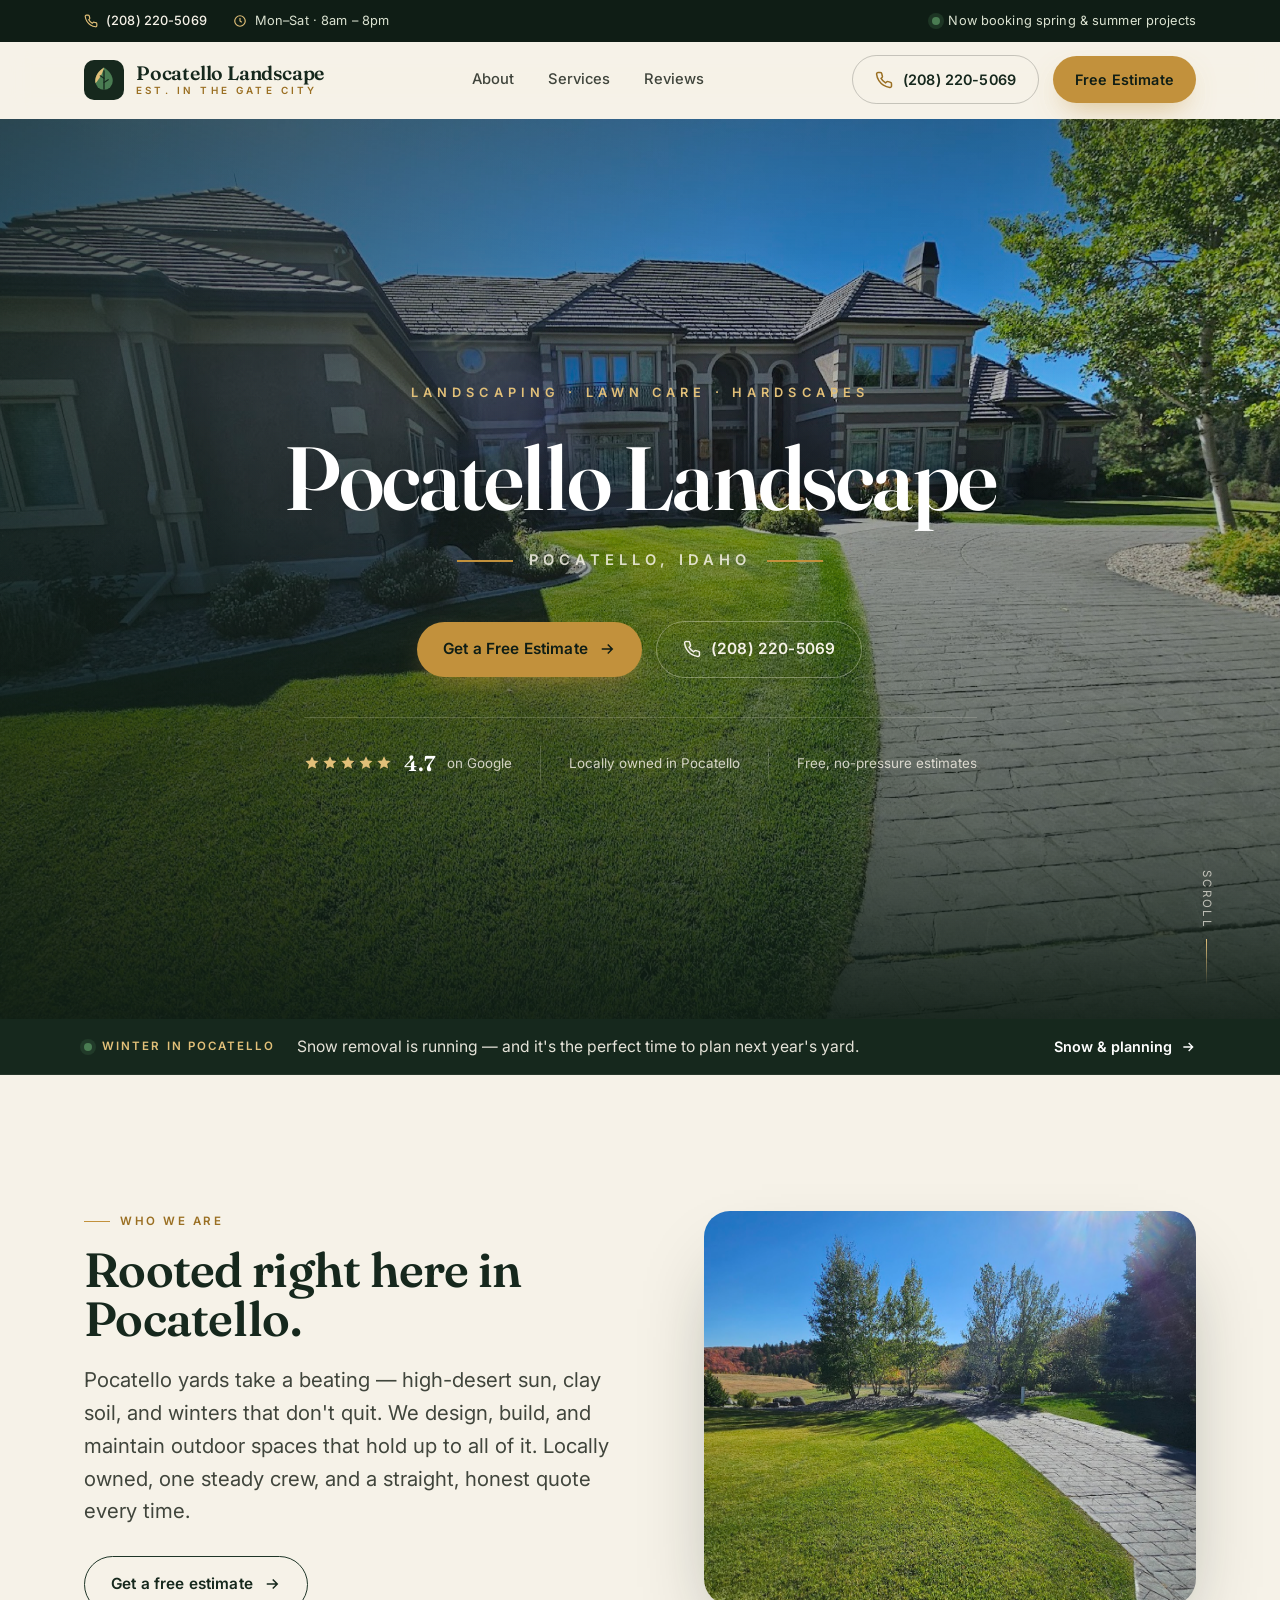
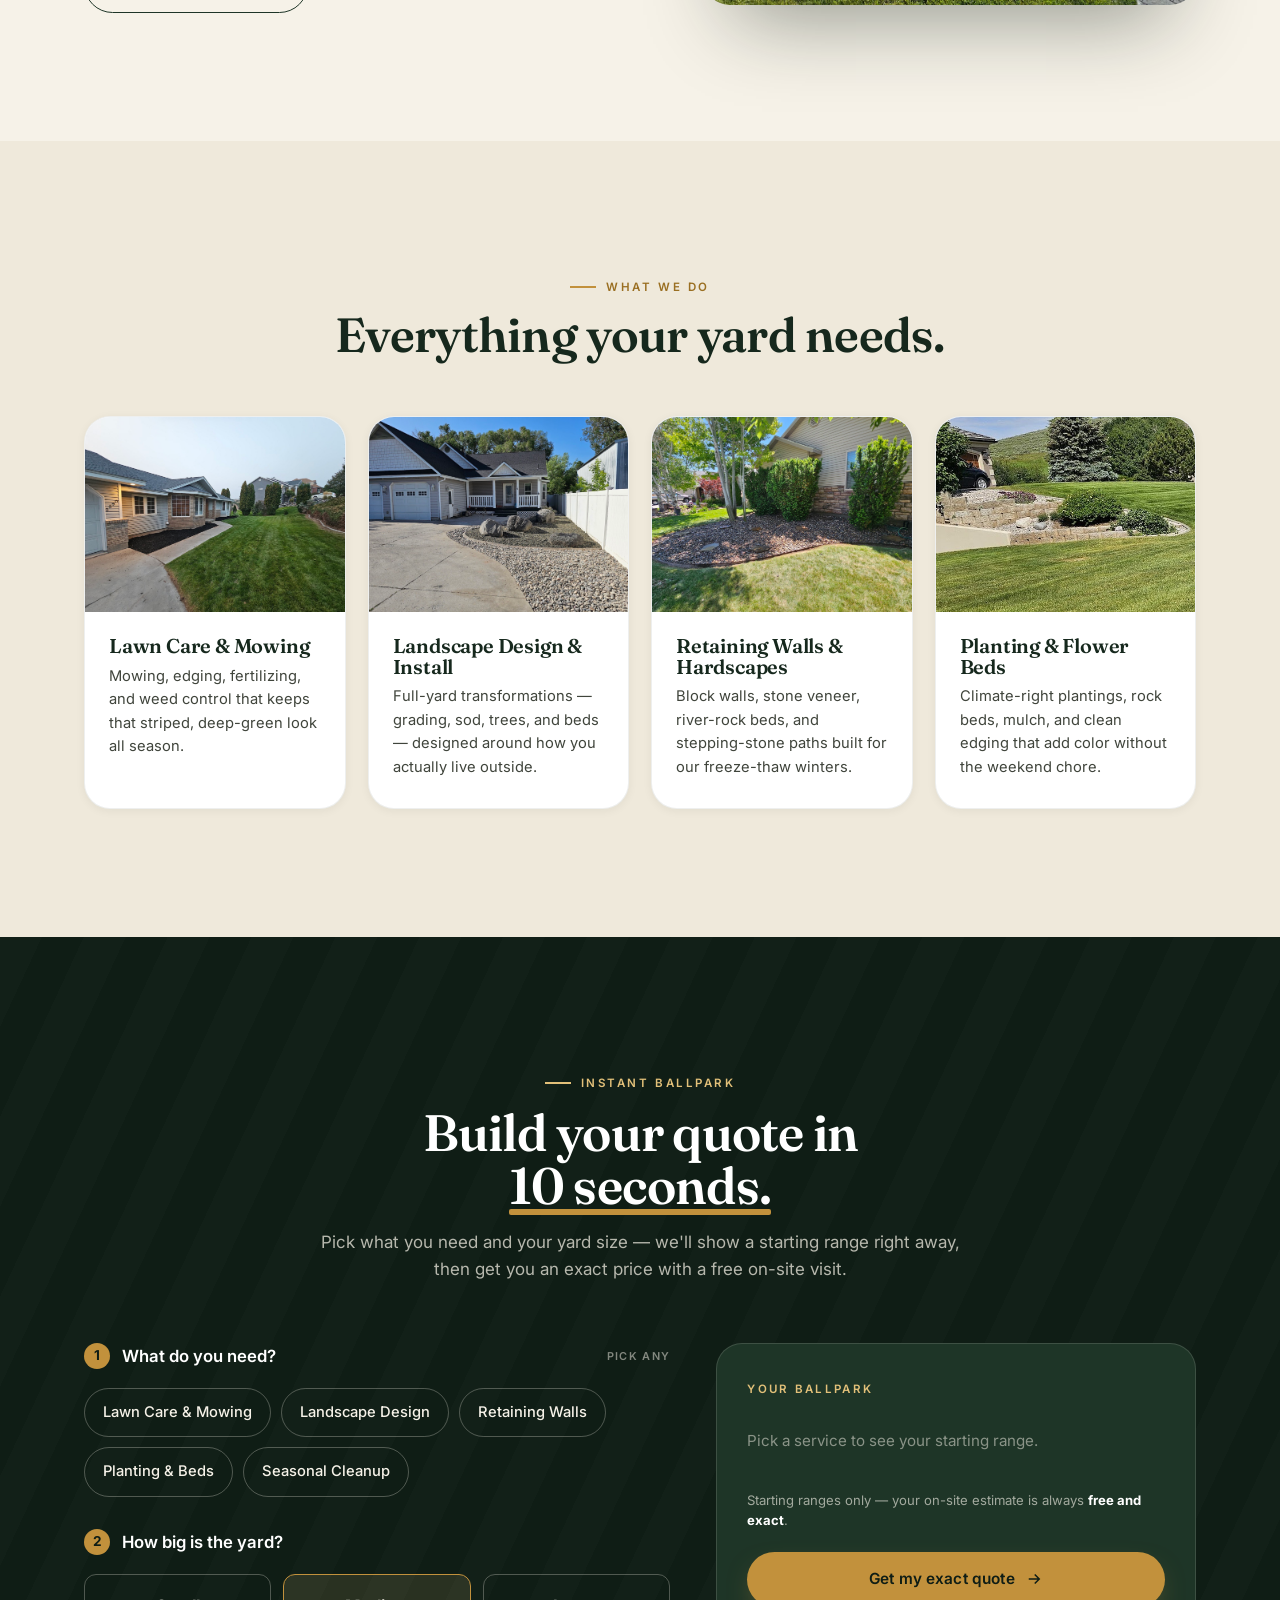
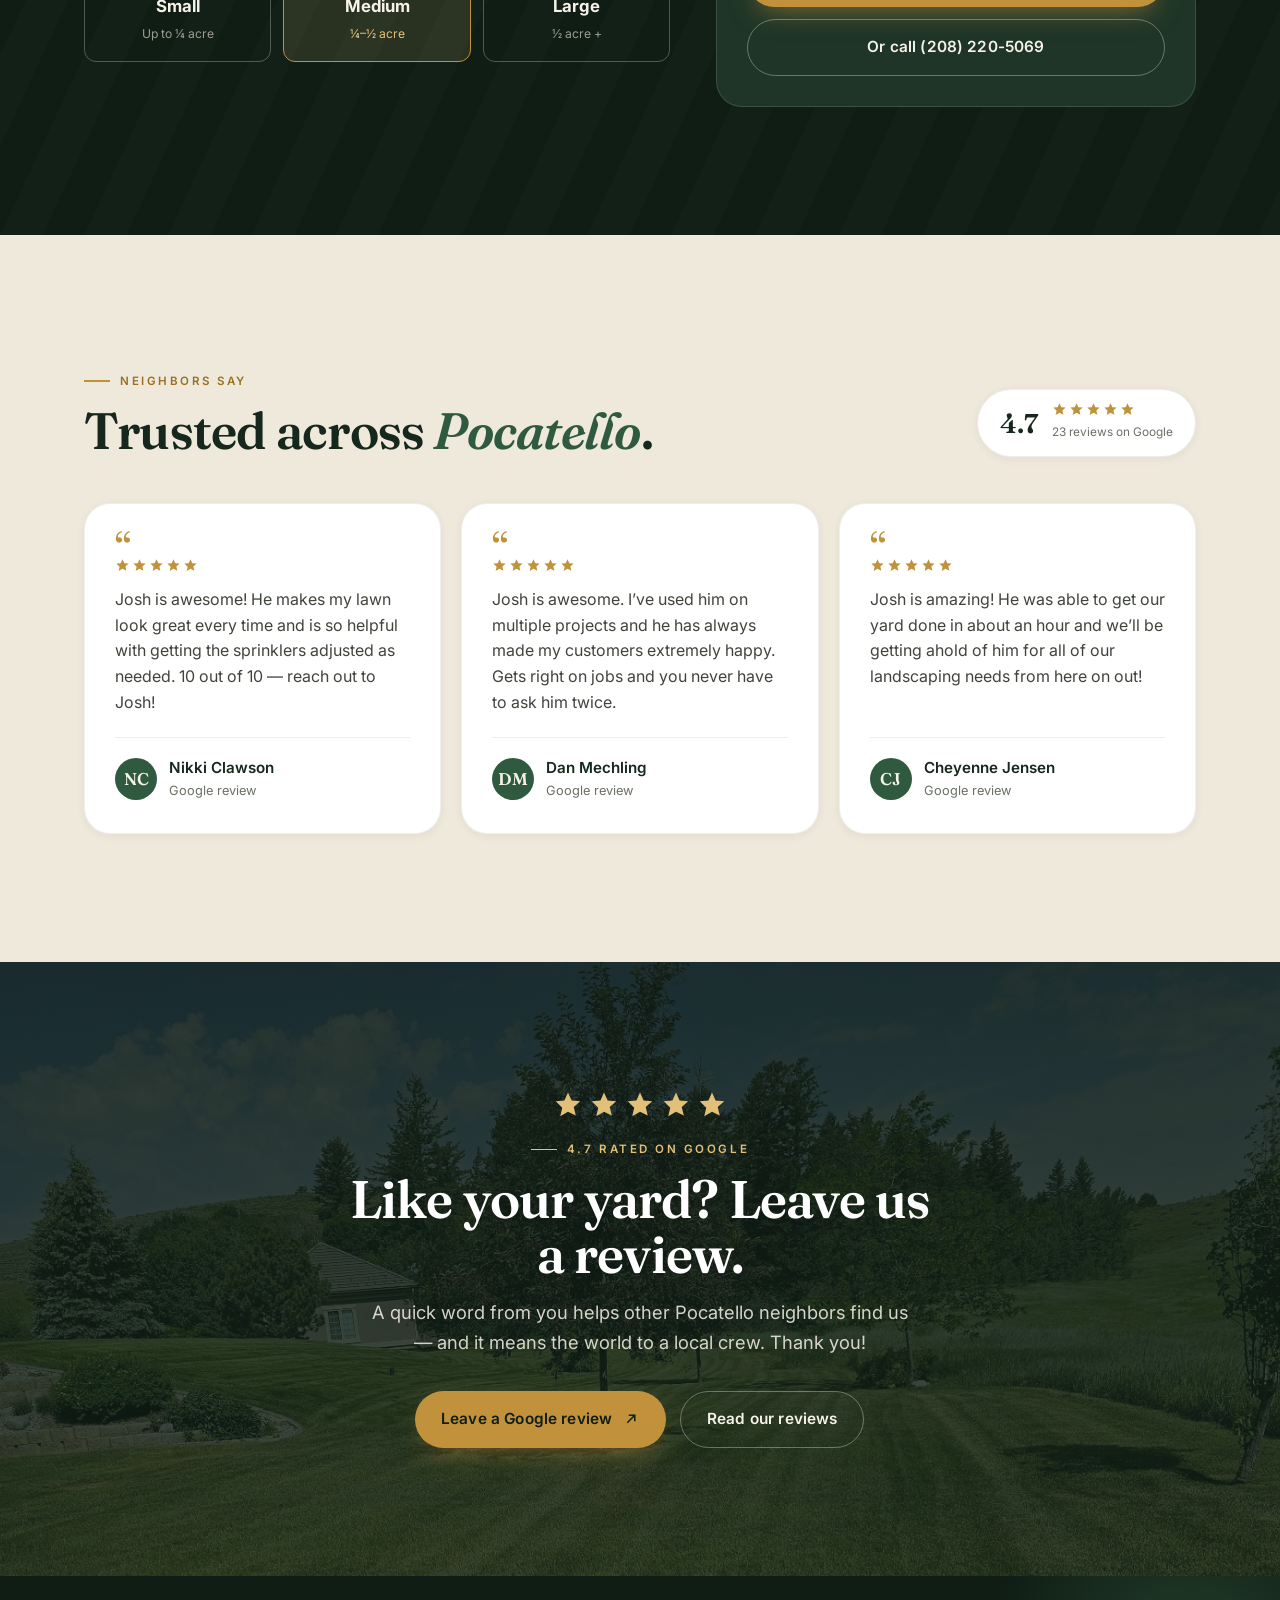
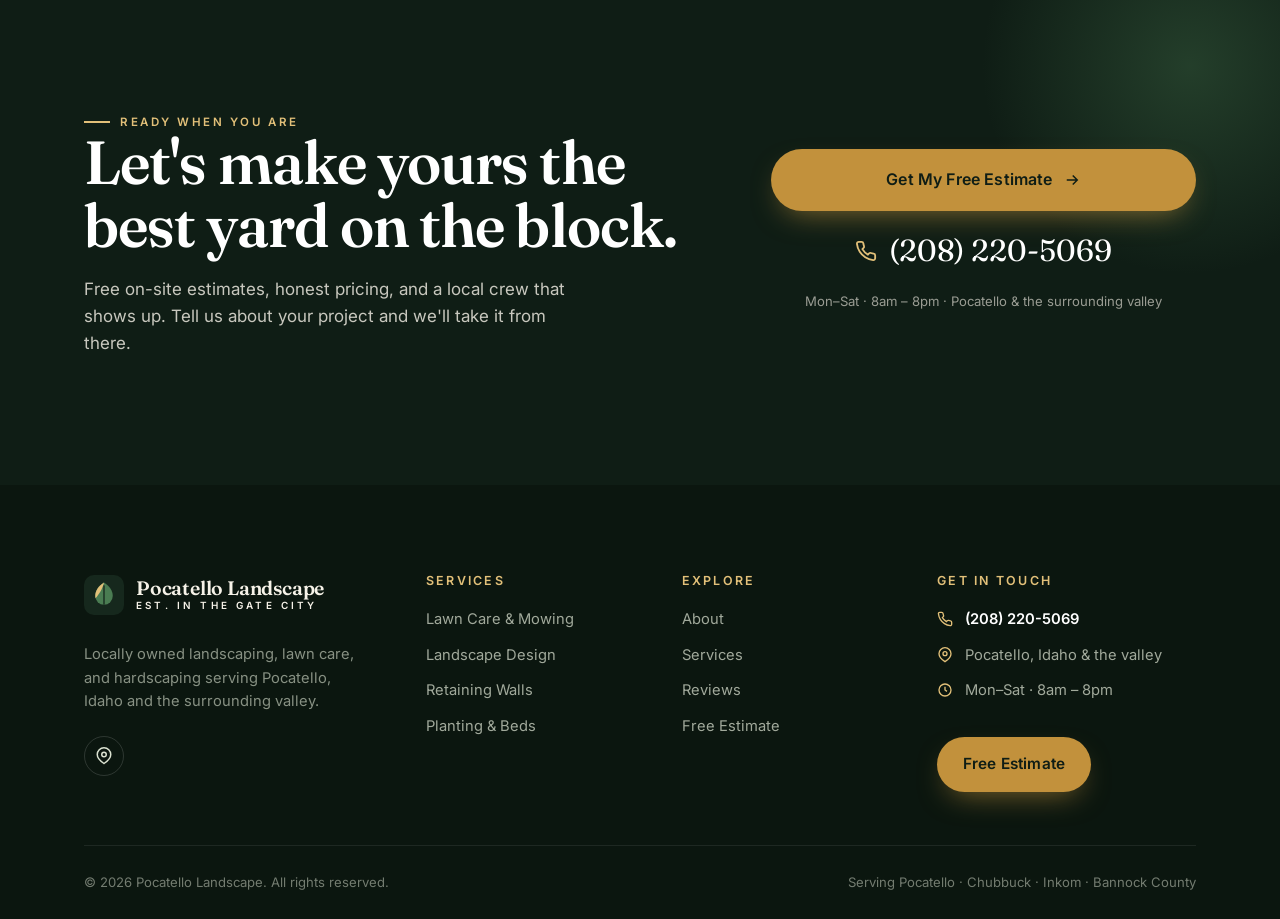
<file: index.html>
<!DOCTYPE html>
<html lang="en">
<head>
<meta charset="UTF-8">
<meta name="viewport" content="width=device-width, initial-scale=1.0">
<title>Pocatello Landscape — Landscaping, Lawn Care &amp; Hardscapes in Pocatello, ID</title>
<meta name="description" content="Locally owned landscaping in Pocatello, Idaho. Lawn care, landscape design &amp; install, retaining walls, and flower beds. Rated 4.7★ on Google. Free on-site estimates — call (208) 220-5069.">
<link rel="canonical" href="https://gcwebdesigner1-sudo.github.io/pocatello-landscape/">
<meta name="theme-color" content="#16281d">
<meta property="og:type" content="website">
<meta property="og:site_name" content="Pocatello Landscape">
<meta property="og:title" content="Pocatello Landscape — Landscaping &amp; Lawn Care in Pocatello, ID">
<meta property="og:description" content="Striped, healthy lawns, retaining walls, and full landscape design in Pocatello, Idaho. Rated 4.7★ on Google. Free on-site estimates.">
<meta property="og:image" content="https://gcwebdesigner1-sudo.github.io/pocatello-landscape/assets/hero-lawn.jpg">
<meta property="og:url" content="https://gcwebdesigner1-sudo.github.io/pocatello-landscape/">
<meta name="twitter:card" content="summary_large_image">
<meta name="twitter:title" content="Pocatello Landscape — Landscaping &amp; Lawn Care in Pocatello, ID">
<meta name="twitter:description" content="Striped, healthy lawns, retaining walls, and full landscape design in Pocatello, Idaho. Rated 4.7★ on Google.">
<meta name="twitter:image" content="https://gcwebdesigner1-sudo.github.io/pocatello-landscape/assets/hero-lawn.jpg">
<link rel="preconnect" href="https://fonts.googleapis.com">
<link rel="preconnect" href="https://fonts.gstatic.com" crossorigin>
<link href="https://fonts.googleapis.com/css2?family=Fraunces:opsz,wght@9..144,400;9..144,500;9..144,600;9..144,700;9..144,900&family=Inter:wght@400;500;600;700&display=swap" rel="stylesheet">
<link rel="stylesheet" href="styles.css">
<link rel="icon" href="data:image/svg+xml,%3Csvg xmlns='http://www.w3.org/2000/svg' viewBox='0 0 32 32'%3E%3Crect width='32' height='32' rx='7' fill='%230f1d15'/%3E%3Cpath d='M16 6c-5 3-7 7-7 11a7 7 0 0 0 14 0c0-4-2-8-7-11z' fill='%23c2913c'/%3E%3Cpath d='M16 9v14' stroke='%230f1d15' stroke-width='1.4'/%3E%3C/svg%3E">
<script type="application/ld+json">
{
  "@context": "https://schema.org",
  "@type": "LandscapingBusiness",
  "name": "Pocatello Landscape",
  "image": "https://gcwebdesigner1-sudo.github.io/pocatello-landscape/assets/hero-lawn.jpg",
  "url": "https://gcwebdesigner1-sudo.github.io/pocatello-landscape/",
  "telephone": "+1-208-220-5069",
  "priceRange": "$$",
  "aggregateRating": {
    "@type": "AggregateRating",
    "ratingValue": "4.7",
    "reviewCount": "23"
  },
  "areaServed": ["Pocatello, ID", "Chubbuck, ID", "Inkom, ID", "Bannock County, ID"],
  "address": {
    "@type": "PostalAddress",
    "addressLocality": "Pocatello",
    "addressRegion": "ID",
    "addressCountry": "US"
  },
  "openingHoursSpecification": [{
    "@type": "OpeningHoursSpecification",
    "dayOfWeek": ["Monday", "Tuesday", "Wednesday", "Thursday", "Friday", "Saturday"],
    "opens": "08:00",
    "closes": "20:00"
  }],
  "makesOffer": [
    { "@type": "Offer", "itemOffered": { "@type": "Service", "name": "Lawn Care & Mowing" } },
    { "@type": "Offer", "itemOffered": { "@type": "Service", "name": "Landscape Design & Installation" } },
    { "@type": "Offer", "itemOffered": { "@type": "Service", "name": "Retaining Walls & Hardscapes" } },
    { "@type": "Offer", "itemOffered": { "@type": "Service", "name": "Planting & Flower Beds" } }
  ]
}
</script>
</head>
<body>
<a href="#main" class="skip-link">Skip to content</a>

<!-- ============ MOBILE MENU ============ -->
<div class="menu-overlay" data-close-menu></div>
<nav class="mobile-menu" aria-label="Mobile">
  <a href="#about" data-close-menu>About</a>
  <a href="#services" data-close-menu>Services</a>
  <a href="#reviews" data-close-menu>Reviews</a>
  <div class="mm-foot">
    <a href="estimates.html" class="btn btn-primary">Get a Free Estimate</a>
    <a href="tel:+12082205069" class="btn btn-ghost">Call (208) 220-5069</a>
  </div>
</nav>

<!-- ============ TOP STRIP ============ -->
<div class="topbar">
  <div class="wrap">
    <div class="tb-left">
      <span class="tb-item">
        <svg viewBox="0 0 24 24" fill="none" stroke="currentColor" stroke-width="2"><path d="M22 16.92v3a2 2 0 0 1-2.18 2 19.79 19.79 0 0 1-8.63-3.07 19.5 19.5 0 0 1-6-6 19.79 19.79 0 0 1-3.07-8.67A2 2 0 0 1 4.11 2h3a2 2 0 0 1 2 1.72c.13.96.36 1.9.7 2.81a2 2 0 0 1-.45 2.11L8.09 9.91a16 16 0 0 0 6 6l1.27-1.27a2 2 0 0 1 2.11-.45c.9.34 1.85.57 2.81.7A2 2 0 0 1 22 16.92z"/></svg>
        <a href="tel:+12082205069">(208) 220-5069</a>
      </span>
      <span class="tb-item hours">
        <svg viewBox="0 0 24 24" fill="none" stroke="currentColor" stroke-width="2"><circle cx="12" cy="12" r="9"/><path d="M12 7v5l3 2"/></svg>
        Mon–Sat · 8am – 8pm
      </span>
    </div>
    <div class="tb-right">
      <span class="dot-live"></span> Now booking spring &amp; summer projects
    </div>
  </div>
</div>

<!-- ============ HEADER ============ -->
<header class="site-header" id="header">
  <div class="wrap nav">
    <a href="index.html" class="brand" aria-label="Pocatello Landscape home">
      <svg class="mark" viewBox="0 0 48 48" fill="none" aria-hidden="true">
        <rect width="48" height="48" rx="12" fill="#16281d"/>
        <path d="M24 9c-7 4.5-10.5 10-10.5 16.2A10.5 10.5 0 0 0 34.5 25.2C34.5 19 31 13.5 24 9z" fill="#4a7c52"/>
        <path d="M24 9c-7 4.5-10.5 10-10.5 16.2 0 .9.1 1.8.3 2.6C19 22 22 17 24 9z" fill="#e2c079"/>
        <path d="M24 13v22" stroke="#16281d" stroke-width="1.6" stroke-linecap="round"/>
        <path d="M24 22l-4.5-3M24 27l5-3.4" stroke="#16281d" stroke-width="1.4" stroke-linecap="round"/>
      </svg>
      <span class="wordmark">
        <span class="wm-name">Pocatello Landscape</span>
        <span class="wm-sub">Est. in the Gate City</span>
      </span>
    </a>
    <nav class="nav-links" aria-label="Primary">
      <a href="#about" class="navlink">About</a>
      <a href="#services" class="navlink">Services</a>
      <a href="#reviews" class="navlink">Reviews</a>
    </nav>
    <div class="nav-cta">
      <a href="tel:+12082205069" class="btn btn-outline nav-call">
        <svg viewBox="0 0 24 24" fill="none" stroke="currentColor" stroke-width="2"><path d="M22 16.92v3a2 2 0 0 1-2.18 2 19.79 19.79 0 0 1-8.63-3.07 19.5 19.5 0 0 1-6-6 19.79 19.79 0 0 1-3.07-8.67A2 2 0 0 1 4.11 2h3a2 2 0 0 1 2 1.72c.13.96.36 1.9.7 2.81a2 2 0 0 1-.45 2.11L8.09 9.91a16 16 0 0 0 6 6l1.27-1.27a2 2 0 0 1 2.11-.45c.9.34 1.85.57 2.81.7A2 2 0 0 1 22 16.92z"/></svg>
        (208) 220-5069
      </a>
      <a href="estimates.html" class="btn btn-primary">Free Estimate</a>
    </div>
    <button class="burger" aria-label="Open menu" data-toggle-menu><span></span></button>
  </div>
</header>

<!-- ============ HERO ============ -->
<section class="hero hero-center" id="main">
  <div class="hero-media" data-parallax>
    <img src="assets/hero-lawn.jpg" alt="Manicured striped lawn and flower beds framing a Pocatello home with a stamped-concrete driveway" fetchpriority="high">
  </div>
  <div class="wrap hero-inner">
    <span class="hero-kicker reveal">Landscaping · Lawn Care · Hardscapes</span>
    <h1 class="hero-name reveal d1">Pocatello Landscape</h1>
    <div class="hero-place reveal d2"><span class="ln"></span>Pocatello, Idaho<span class="ln"></span></div>
    <div class="hero-actions reveal d3">
      <a href="estimates.html" class="btn btn-primary">
        Get a Free Estimate
        <svg viewBox="0 0 24 24" fill="none" stroke="currentColor" stroke-width="2"><path d="M5 12h14M13 6l6 6-6 6"/></svg>
      </a>
      <a href="tel:+12082205069" class="btn btn-ghost">
        <svg viewBox="0 0 24 24" fill="none" stroke="currentColor" stroke-width="2"><path d="M22 16.92v3a2 2 0 0 1-2.18 2 19.79 19.79 0 0 1-8.63-3.07 19.5 19.5 0 0 1-6-6 19.79 19.79 0 0 1-3.07-8.67A2 2 0 0 1 4.11 2h3a2 2 0 0 1 2 1.72c.13.96.36 1.9.7 2.81a2 2 0 0 1-.45 2.11L8.09 9.91a16 16 0 0 0 6 6l1.27-1.27a2 2 0 0 1 2.11-.45c.9.34 1.85.57 2.81.7A2 2 0 0 1 22 16.92z"/></svg>
        (208) 220-5069
      </a>
    </div>
    <div class="hero-trust reveal d4">
      <div class="trust-item">
        <div class="stars" aria-hidden="true">
          <svg viewBox="0 0 24 24" fill="currentColor"><path d="M12 2l2.9 6.3 6.9.6-5.2 4.6 1.6 6.8L12 17.3 5.8 20.9l1.6-6.8L2.2 8.9l6.9-.6z"/></svg>
          <svg viewBox="0 0 24 24" fill="currentColor"><path d="M12 2l2.9 6.3 6.9.6-5.2 4.6 1.6 6.8L12 17.3 5.8 20.9l1.6-6.8L2.2 8.9l6.9-.6z"/></svg>
          <svg viewBox="0 0 24 24" fill="currentColor"><path d="M12 2l2.9 6.3 6.9.6-5.2 4.6 1.6 6.8L12 17.3 5.8 20.9l1.6-6.8L2.2 8.9l6.9-.6z"/></svg>
          <svg viewBox="0 0 24 24" fill="currentColor"><path d="M12 2l2.9 6.3 6.9.6-5.2 4.6 1.6 6.8L12 17.3 5.8 20.9l1.6-6.8L2.2 8.9l6.9-.6z"/></svg>
          <svg viewBox="0 0 24 24" fill="currentColor"><path d="M12 2l2.9 6.3 6.9.6-5.2 4.6 1.6 6.8L12 17.3 5.8 20.9l1.6-6.8L2.2 8.9l6.9-.6z"/></svg>
        </div>
        <span class="t-num">4.7</span>
        <span class="t-label">on Google</span>
      </div>
      <span class="trust-sep"></span>
      <div class="trust-item"><span class="t-label">Locally owned in Pocatello</span></div>
      <span class="trust-sep"></span>
      <div class="trust-item"><span class="t-label">Free, no-pressure estimates</span></div>
    </div>
  </div>
  <div class="scroll-cue">Scroll<span class="line"></span></div>
</section>

<!-- ============ SEASONAL BAR (live, date-driven) ============ -->
<div class="season" id="season">
  <div class="wrap season-row">
    <span class="season-badge">
      <span class="season-dot"></span>
      <span id="season-tag">Right now in Pocatello</span>
    </span>
    <span class="season-msg" id="season-msg">Peak mowing &amp; irrigation season — let's keep your yard green through the heat.</span>
    <a href="estimates.html" class="season-cta" id="season-cta">Book this season
      <svg viewBox="0 0 24 24" fill="none" stroke="currentColor" stroke-width="2"><path d="M5 12h14M13 6l6 6-6 6"/></svg>
    </a>
  </div>
</div>

<!-- ============ ABOUT (small) ============ -->
<section class="section about" id="about">
  <div class="wrap about-grid">
    <div class="about-text reveal">
      <span class="eyebrow">Who we are</span>
      <h2>Rooted right here in Pocatello.</h2>
      <p class="lead">Pocatello yards take a beating — high-desert sun, clay soil, and winters that don't quit. We design, build, and maintain outdoor spaces that hold up to all of it. Locally owned, one steady crew, and a straight, honest quote every time.</p>
      <a href="estimates.html" class="btn btn-outline">Get a free estimate<svg viewBox="0 0 24 24" fill="none" stroke="currentColor" stroke-width="2"><path d="M5 12h14M13 6l6 6-6 6"/></svg></a>
    </div>
    <div class="about-media reveal d1">
      <img src="assets/feature-tree.jpg" alt="Lush green lawn beside a stamped-concrete walkway with autumn trees and the Pocatello foothills behind">
    </div>
  </div>
</section>

<!-- ============ SERVICES (image cards) ============ -->
<section class="section services-img" id="services">
  <div class="wrap">
    <div class="svc2-head reveal">
      <span class="eyebrow">What we do</span>
      <h2>Everything your yard needs.</h2>
    </div>
    <div class="svc2-grid">
      <article class="svc2 reveal">
        <div class="svc2-img"><img src="assets/svc-lawn.jpg" alt="Freshly mowed lawn with clean, deep-green mowing stripes" loading="lazy"></div>
        <div class="svc2-body">
          <h3>Lawn Care &amp; Mowing</h3>
          <p>Mowing, edging, fertilizing, and weed control that keeps that striped, deep-green look all season.</p>
        </div>
      </article>
      <article class="svc2 reveal d1">
        <div class="svc2-img"><img src="assets/svc-design.jpg" alt="Front-yard landscape design with boulders, a river-rock bed and clean edging along a Pocatello home" loading="lazy"></div>
        <div class="svc2-body">
          <h3>Landscape Design &amp; Install</h3>
          <p>Full-yard transformations — grading, sod, trees, and beds — designed around how you actually live outside.</p>
        </div>
      </article>
      <article class="svc2 reveal d2">
        <div class="svc2-img"><img src="assets/svc-hardscape.jpg" alt="Stone-veneer wall with a river-rock bed, flagstone stepping stones and sculpted evergreens" loading="lazy"></div>
        <div class="svc2-body">
          <h3>Retaining Walls &amp; Hardscapes</h3>
          <p>Block walls, stone veneer, river-rock beds, and stepping-stone paths built for our freeze-thaw winters.</p>
        </div>
      </article>
      <article class="svc2 reveal d3">
        <div class="svc2-img"><img src="assets/svc-planting.jpg" alt="Planted retaining bed with purple blooms, a flowering shrub and rock mulch" loading="lazy"></div>
        <div class="svc2-body">
          <h3>Planting &amp; Flower Beds</h3>
          <p>Climate-right plantings, rock beds, mulch, and clean edging that add color without the weekend chore.</p>
        </div>
      </article>
    </div>
    <!-- NOTE for Jake: images are cropped from the client's own Google listing photo — swap for more real project photos when he sends them. -->
  </div>
</section>

<!-- ============ INSTANT ESTIMATOR ============ -->
<section class="section estimator" id="estimate">
  <div class="wrap">
    <div class="est2-head reveal">
      <span class="eyebrow on-dark">Instant ballpark</span>
      <h2>Build your quote in <span class="u-line">10 seconds.</span></h2>
      <p>Pick what you need and your yard size — we'll show a starting range right away, then get you an exact price with a free on-site visit.</p>
    </div>
    <div class="est2-grid">
      <div class="est2-controls reveal d1">
        <div class="est2-step">
          <div class="est2-label"><span class="est2-num">1</span> What do you need? <em class="est2-hint">pick any</em></div>
          <div class="est2-chips" id="svc-chips">
            <button type="button" class="est2-chip" data-svc="lawn" data-name="Lawn Care &amp; Mowing" data-base="45" data-unit="/ visit">Lawn Care &amp; Mowing</button>
            <button type="button" class="est2-chip" data-svc="design" data-name="Landscape Design &amp; Install" data-base="2500" data-unit="">Landscape Design</button>
            <button type="button" class="est2-chip" data-svc="wall" data-name="Retaining Walls &amp; Hardscapes" data-base="3500" data-unit="">Retaining Walls</button>
            <button type="button" class="est2-chip" data-svc="beds" data-name="Planting &amp; Flower Beds" data-base="600" data-unit="">Planting &amp; Beds</button>
            <button type="button" class="est2-chip" data-svc="cleanup" data-name="Seasonal Cleanup" data-base="175" data-unit="">Seasonal Cleanup</button>
          </div>
        </div>
        <div class="est2-step">
          <div class="est2-label"><span class="est2-num">2</span> How big is the yard?</div>
          <div class="est2-tiles" id="size-tiles">
            <button type="button" class="est2-tile" data-size="small" data-mult="0.7"><strong>Small</strong><span>Up to ¼ acre</span></button>
            <button type="button" class="est2-tile is-active" data-size="medium" data-mult="1"><strong>Medium</strong><span>¼–½ acre</span></button>
            <button type="button" class="est2-tile" data-size="large" data-mult="1.5"><strong>Large</strong><span>½ acre +</span></button>
          </div>
        </div>
      </div>

      <aside class="est2-result reveal d2" aria-live="polite">
        <div class="est2-result-top">
          <span class="est2-result-label">Your ballpark</span>
          <div class="est2-list" id="est-list">
            <div class="est2-empty">Pick a service to see your starting range.</div>
          </div>
        </div>
        <div class="est2-note">Starting ranges only — your on-site estimate is always <strong>free and exact</strong>.</div>
        <div class="est2-actions">
          <a class="btn btn-primary" id="est-cta" href="estimates.html">Get my exact quote
            <svg viewBox="0 0 24 24" fill="none" stroke="currentColor" stroke-width="2"><path d="M5 12h14M13 6l6 6-6 6"/></svg>
          </a>
          <a class="btn btn-ghost" href="tel:+12082205069">Or call (208) 220-5069</a>
        </div>
      </aside>
    </div>
    <!-- NOTE for Jake: starting prices live in data-base on each chip in this section.
         They're conservative placeholders — set them to the owner's real numbers before launch. -->
  </div>
</section>

<!-- ============ TESTIMONIALS (real Google reviews) ============ -->
<section class="section reviews" id="reviews">
  <div class="wrap">
    <div class="rev-head reveal">
      <div>
        <span class="eyebrow">Neighbors say</span>
        <h2>Trusted across <em>Pocatello</em>.</h2>
      </div>
      <a class="google-badge" href="https://www.google.com/maps?cid=7818841899194294283" target="_blank" rel="noopener" aria-label="4.7 stars from 23 Google reviews">
        <span class="g-score">4.7</span>
        <span>
          <span class="g-stars">
            <svg viewBox="0 0 24 24" fill="currentColor"><path d="M12 2l2.9 6.3 6.9.6-5.2 4.6 1.6 6.8L12 17.3 5.8 20.9l1.6-6.8L2.2 8.9l6.9-.6z"/></svg>
            <svg viewBox="0 0 24 24" fill="currentColor"><path d="M12 2l2.9 6.3 6.9.6-5.2 4.6 1.6 6.8L12 17.3 5.8 20.9l1.6-6.8L2.2 8.9l6.9-.6z"/></svg>
            <svg viewBox="0 0 24 24" fill="currentColor"><path d="M12 2l2.9 6.3 6.9.6-5.2 4.6 1.6 6.8L12 17.3 5.8 20.9l1.6-6.8L2.2 8.9l6.9-.6z"/></svg>
            <svg viewBox="0 0 24 24" fill="currentColor"><path d="M12 2l2.9 6.3 6.9.6-5.2 4.6 1.6 6.8L12 17.3 5.8 20.9l1.6-6.8L2.2 8.9l6.9-.6z"/></svg>
            <svg viewBox="0 0 24 24" fill="currentColor"><path d="M12 2l2.9 6.3 6.9.6-5.2 4.6 1.6 6.8L12 17.3 5.8 20.9l1.6-6.8L2.2 8.9l6.9-.6z"/></svg>
          </span>
          <span class="g-meta">23 reviews on Google</span>
        </span>
      </a>
    </div>
    <div class="rev-grid">
      <article class="rev-card reveal">
        <div class="q">&ldquo;</div>
        <div class="stars" aria-hidden="true">
          <svg viewBox="0 0 24 24" fill="currentColor"><path d="M12 2l2.9 6.3 6.9.6-5.2 4.6 1.6 6.8L12 17.3 5.8 20.9l1.6-6.8L2.2 8.9l6.9-.6z"/></svg>
          <svg viewBox="0 0 24 24" fill="currentColor"><path d="M12 2l2.9 6.3 6.9.6-5.2 4.6 1.6 6.8L12 17.3 5.8 20.9l1.6-6.8L2.2 8.9l6.9-.6z"/></svg>
          <svg viewBox="0 0 24 24" fill="currentColor"><path d="M12 2l2.9 6.3 6.9.6-5.2 4.6 1.6 6.8L12 17.3 5.8 20.9l1.6-6.8L2.2 8.9l6.9-.6z"/></svg>
          <svg viewBox="0 0 24 24" fill="currentColor"><path d="M12 2l2.9 6.3 6.9.6-5.2 4.6 1.6 6.8L12 17.3 5.8 20.9l1.6-6.8L2.2 8.9l6.9-.6z"/></svg>
          <svg viewBox="0 0 24 24" fill="currentColor"><path d="M12 2l2.9 6.3 6.9.6-5.2 4.6 1.6 6.8L12 17.3 5.8 20.9l1.6-6.8L2.2 8.9l6.9-.6z"/></svg>
        </div>
        <p>Josh is awesome! He makes my lawn look great every time and is so helpful with getting the sprinklers adjusted as needed. 10 out of 10 &mdash; reach out to Josh!</p>
        <div class="who">
          <div class="av">NC</div>
          <div><div class="nm">Nikki Clawson</div><div class="loc">Google review</div></div>
        </div>
      </article>
      <article class="rev-card reveal d1">
        <div class="q">&ldquo;</div>
        <div class="stars" aria-hidden="true">
          <svg viewBox="0 0 24 24" fill="currentColor"><path d="M12 2l2.9 6.3 6.9.6-5.2 4.6 1.6 6.8L12 17.3 5.8 20.9l1.6-6.8L2.2 8.9l6.9-.6z"/></svg>
          <svg viewBox="0 0 24 24" fill="currentColor"><path d="M12 2l2.9 6.3 6.9.6-5.2 4.6 1.6 6.8L12 17.3 5.8 20.9l1.6-6.8L2.2 8.9l6.9-.6z"/></svg>
          <svg viewBox="0 0 24 24" fill="currentColor"><path d="M12 2l2.9 6.3 6.9.6-5.2 4.6 1.6 6.8L12 17.3 5.8 20.9l1.6-6.8L2.2 8.9l6.9-.6z"/></svg>
          <svg viewBox="0 0 24 24" fill="currentColor"><path d="M12 2l2.9 6.3 6.9.6-5.2 4.6 1.6 6.8L12 17.3 5.8 20.9l1.6-6.8L2.2 8.9l6.9-.6z"/></svg>
          <svg viewBox="0 0 24 24" fill="currentColor"><path d="M12 2l2.9 6.3 6.9.6-5.2 4.6 1.6 6.8L12 17.3 5.8 20.9l1.6-6.8L2.2 8.9l6.9-.6z"/></svg>
        </div>
        <p>Josh is awesome. I&rsquo;ve used him on multiple projects and he has always made my customers extremely happy. Gets right on jobs and you never have to ask him twice.</p>
        <div class="who">
          <div class="av">DM</div>
          <div><div class="nm">Dan Mechling</div><div class="loc">Google review</div></div>
        </div>
      </article>
      <article class="rev-card reveal d2">
        <div class="q">&ldquo;</div>
        <div class="stars" aria-hidden="true">
          <svg viewBox="0 0 24 24" fill="currentColor"><path d="M12 2l2.9 6.3 6.9.6-5.2 4.6 1.6 6.8L12 17.3 5.8 20.9l1.6-6.8L2.2 8.9l6.9-.6z"/></svg>
          <svg viewBox="0 0 24 24" fill="currentColor"><path d="M12 2l2.9 6.3 6.9.6-5.2 4.6 1.6 6.8L12 17.3 5.8 20.9l1.6-6.8L2.2 8.9l6.9-.6z"/></svg>
          <svg viewBox="0 0 24 24" fill="currentColor"><path d="M12 2l2.9 6.3 6.9.6-5.2 4.6 1.6 6.8L12 17.3 5.8 20.9l1.6-6.8L2.2 8.9l6.9-.6z"/></svg>
          <svg viewBox="0 0 24 24" fill="currentColor"><path d="M12 2l2.9 6.3 6.9.6-5.2 4.6 1.6 6.8L12 17.3 5.8 20.9l1.6-6.8L2.2 8.9l6.9-.6z"/></svg>
          <svg viewBox="0 0 24 24" fill="currentColor"><path d="M12 2l2.9 6.3 6.9.6-5.2 4.6 1.6 6.8L12 17.3 5.8 20.9l1.6-6.8L2.2 8.9l6.9-.6z"/></svg>
        </div>
        <p>Josh is amazing! He was able to get our yard done in about an hour and we&rsquo;ll be getting ahold of him for all of our landscaping needs from here on out!</p>
        <div class="who">
          <div class="av">CJ</div>
          <div><div class="nm">Cheyenne Jensen</div><div class="loc">Google review</div></div>
        </div>
      </article>
    </div>
    <!-- NOTE for Jake: these are real, verbatim 5-star Google reviews from Pocatello Landscape's listing
         (Nikki Clawson, Dan Mechling, Cheyenne Jensen). Swap or add more anytime from the Google profile. -->
  </div>
</section>

<!-- ============ REVIEW CTA ============ -->
<section class="review-cta" id="leave-review">
  <div class="review-cta-media"><img src="assets/foothills.jpg" alt="Pocatello foothills behind a landscaped property"></div>
  <div class="wrap">
    <div class="stars big reveal" aria-label="4.7 out of 5 stars on Google">
      <svg viewBox="0 0 24 24" fill="currentColor"><path d="M12 2l2.9 6.3 6.9.6-5.2 4.6 1.6 6.8L12 17.3 5.8 20.9l1.6-6.8L2.2 8.9l6.9-.6z"/></svg>
      <svg viewBox="0 0 24 24" fill="currentColor"><path d="M12 2l2.9 6.3 6.9.6-5.2 4.6 1.6 6.8L12 17.3 5.8 20.9l1.6-6.8L2.2 8.9l6.9-.6z"/></svg>
      <svg viewBox="0 0 24 24" fill="currentColor"><path d="M12 2l2.9 6.3 6.9.6-5.2 4.6 1.6 6.8L12 17.3 5.8 20.9l1.6-6.8L2.2 8.9l6.9-.6z"/></svg>
      <svg viewBox="0 0 24 24" fill="currentColor"><path d="M12 2l2.9 6.3 6.9.6-5.2 4.6 1.6 6.8L12 17.3 5.8 20.9l1.6-6.8L2.2 8.9l6.9-.6z"/></svg>
      <svg viewBox="0 0 24 24" fill="currentColor"><path d="M12 2l2.9 6.3 6.9.6-5.2 4.6 1.6 6.8L12 17.3 5.8 20.9l1.6-6.8L2.2 8.9l6.9-.6z"/></svg>
    </div>
    <span class="eyebrow on-dark reveal d1" style="justify-content:center;display:flex;">4.7 rated on Google</span>
    <h2 class="reveal d1">Like your yard? Leave us a review.</h2>
    <p class="reveal d2">A quick word from you helps other Pocatello neighbors find us — and it means the world to a local crew. Thank you!</p>
    <div class="review-cta-actions reveal d2">
      <a href="https://www.google.com/maps?cid=7818841899194294283" target="_blank" rel="noopener" class="btn btn-primary">
        Leave a Google review
        <svg viewBox="0 0 24 24" fill="none" stroke="currentColor" stroke-width="2"><path d="M7 17 17 7M9 7h8v8"/></svg>
      </a>
      <a href="https://www.google.com/maps?cid=7818841899194294283" target="_blank" rel="noopener" class="btn btn-ghost">Read our reviews</a>
    </div>
  </div>
</section>

<!-- ============ CTA ============ -->
<section class="section cta">
  <div class="wrap">
    <div class="cta-text reveal">
      <span class="eyebrow on-dark">Ready when you are</span>
      <h2>Let's make yours the best yard on the block.</h2>
      <p>Free on-site estimates, honest pricing, and a local crew that shows up. Tell us about your project and we'll take it from there.</p>
    </div>
    <div class="cta-actions reveal d1">
      <a href="estimates.html" class="btn btn-primary">Get My Free Estimate<svg viewBox="0 0 24 24" fill="none" stroke="currentColor" stroke-width="2"><path d="M5 12h14M13 6l6 6-6 6"/></svg></a>
      <a href="tel:+12082205069" class="call-big">
        <svg viewBox="0 0 24 24" fill="none" stroke="currentColor" stroke-width="2"><path d="M22 16.92v3a2 2 0 0 1-2.18 2 19.79 19.79 0 0 1-8.63-3.07 19.5 19.5 0 0 1-6-6 19.79 19.79 0 0 1-3.07-8.67A2 2 0 0 1 4.11 2h3a2 2 0 0 1 2 1.72c.13.96.36 1.9.7 2.81a2 2 0 0 1-.45 2.11L8.09 9.91a16 16 0 0 0 6 6l1.27-1.27a2 2 0 0 1 2.11-.45c.9.34 1.85.57 2.81.7A2 2 0 0 1 22 16.92z"/></svg>
        (208) 220-5069
      </a>
      <div class="sub">Mon–Sat · 8am – 8pm · Pocatello &amp; the surrounding valley</div>
    </div>
  </div>
</section>

<!-- ============ FOOTER ============ -->
<footer class="footer">
  <div class="wrap">
    <div class="footer-grid">
      <div>
        <a href="index.html" class="brand">
          <svg class="mark" viewBox="0 0 48 48" fill="none" aria-hidden="true">
            <rect width="48" height="48" rx="12" fill="#16281d"/>
            <path d="M24 9c-7 4.5-10.5 10-10.5 16.2A10.5 10.5 0 0 0 34.5 25.2C34.5 19 31 13.5 24 9z" fill="#4a7c52"/>
            <path d="M24 9c-7 4.5-10.5 10-10.5 16.2 0 .9.1 1.8.3 2.6C19 22 22 17 24 9z" fill="#e2c079"/>
            <path d="M24 13v22" stroke="#16281d" stroke-width="1.6" stroke-linecap="round"/>
          </svg>
          <span class="wordmark"><span class="wm-name">Pocatello Landscape</span><span class="wm-sub">Est. in the Gate City</span></span>
        </a>
        <p class="f-about">Locally owned landscaping, lawn care, and hardscaping serving Pocatello, Idaho and the surrounding valley.</p>
        <div class="f-social">
          <a href="https://www.google.com/maps?cid=7818841899194294283" target="_blank" rel="noopener" aria-label="Google Maps"><svg viewBox="0 0 24 24" fill="none" stroke="currentColor" stroke-width="2"><path d="M21 10c0 6-9 12-9 12s-9-6-9-12a9 9 0 0 1 18 0z"/><circle cx="12" cy="10" r="3"/></svg></a>
        </div>
      </div>
      <div>
        <h4>Services</h4>
        <ul>
          <li><a href="#services">Lawn Care &amp; Mowing</a></li>
          <li><a href="#services">Landscape Design</a></li>
          <li><a href="#services">Retaining Walls</a></li>
          <li><a href="#services">Planting &amp; Beds</a></li>
        </ul>
      </div>
      <div>
        <h4>Explore</h4>
        <ul>
          <li><a href="#about">About</a></li>
          <li><a href="#services">Services</a></li>
          <li><a href="#reviews">Reviews</a></li>
          <li><a href="estimates.html">Free Estimate</a></li>
        </ul>
      </div>
      <div>
        <h4>Get in touch</h4>
        <ul class="f-contact">
          <li><svg viewBox="0 0 24 24" fill="none" stroke="currentColor" stroke-width="2"><path d="M22 16.92v3a2 2 0 0 1-2.18 2 19.79 19.79 0 0 1-8.63-3.07 19.5 19.5 0 0 1-6-6 19.79 19.79 0 0 1-3.07-8.67A2 2 0 0 1 4.11 2h3a2 2 0 0 1 2 1.72c.13.96.36 1.9.7 2.81a2 2 0 0 1-.45 2.11L8.09 9.91a16 16 0 0 0 6 6l1.27-1.27a2 2 0 0 1 2.11-.45c.9.34 1.85.57 2.81.7A2 2 0 0 1 22 16.92z"/></svg><a href="tel:+12082205069" style="color:#fff;font-weight:600;">(208) 220-5069</a></li>
          <li><svg viewBox="0 0 24 24" fill="none" stroke="currentColor" stroke-width="2"><path d="M21 10c0 6-9 12-9 12s-9-6-9-12a9 9 0 0 1 18 0z"/><circle cx="12" cy="10" r="3"/></svg><span>Pocatello, Idaho &amp; the valley</span></li>
          <li><svg viewBox="0 0 24 24" fill="none" stroke="currentColor" stroke-width="2"><circle cx="12" cy="12" r="9"/><path d="M12 7v5l3 2"/></svg><span>Mon–Sat · 8am – 8pm</span></li>
        </ul>
        <a href="estimates.html" class="btn btn-primary" style="margin-top:22px;">Free Estimate</a>
      </div>
    </div>
    <div class="footer-bottom">
      <div>© <span id="year"></span> Pocatello Landscape. All rights reserved.</div>
      <div>Serving Pocatello · Chubbuck · Inkom · Bannock County</div>
    </div>
  </div>
</footer>

<!-- ============ STICKY MOBILE ACTION BAR ============ -->
<div class="mobile-callbar">
  <a href="tel:+12082205069" class="mc-call">
    <svg viewBox="0 0 24 24" fill="none" stroke="currentColor" stroke-width="2"><path d="M22 16.92v3a2 2 0 0 1-2.18 2 19.79 19.79 0 0 1-8.63-3.07 19.5 19.5 0 0 1-6-6 19.79 19.79 0 0 1-3.07-8.67A2 2 0 0 1 4.11 2h3a2 2 0 0 1 2 1.72c.13.96.36 1.9.7 2.81a2 2 0 0 1-.45 2.11L8.09 9.91a16 16 0 0 0 6 6l1.27-1.27a2 2 0 0 1 2.11-.45c.9.34 1.85.57 2.81.7A2 2 0 0 1 22 16.92z"/></svg>
    Call Us
  </a>
  <a href="estimates.html" class="mc-est">
    <svg viewBox="0 0 24 24" fill="none" stroke="currentColor" stroke-width="2"><path d="M20 6 9 17l-5-5"/></svg>
    Free Estimate
  </a>
</div>

<script src="main.js"></script>
</body>
</html>
</file>
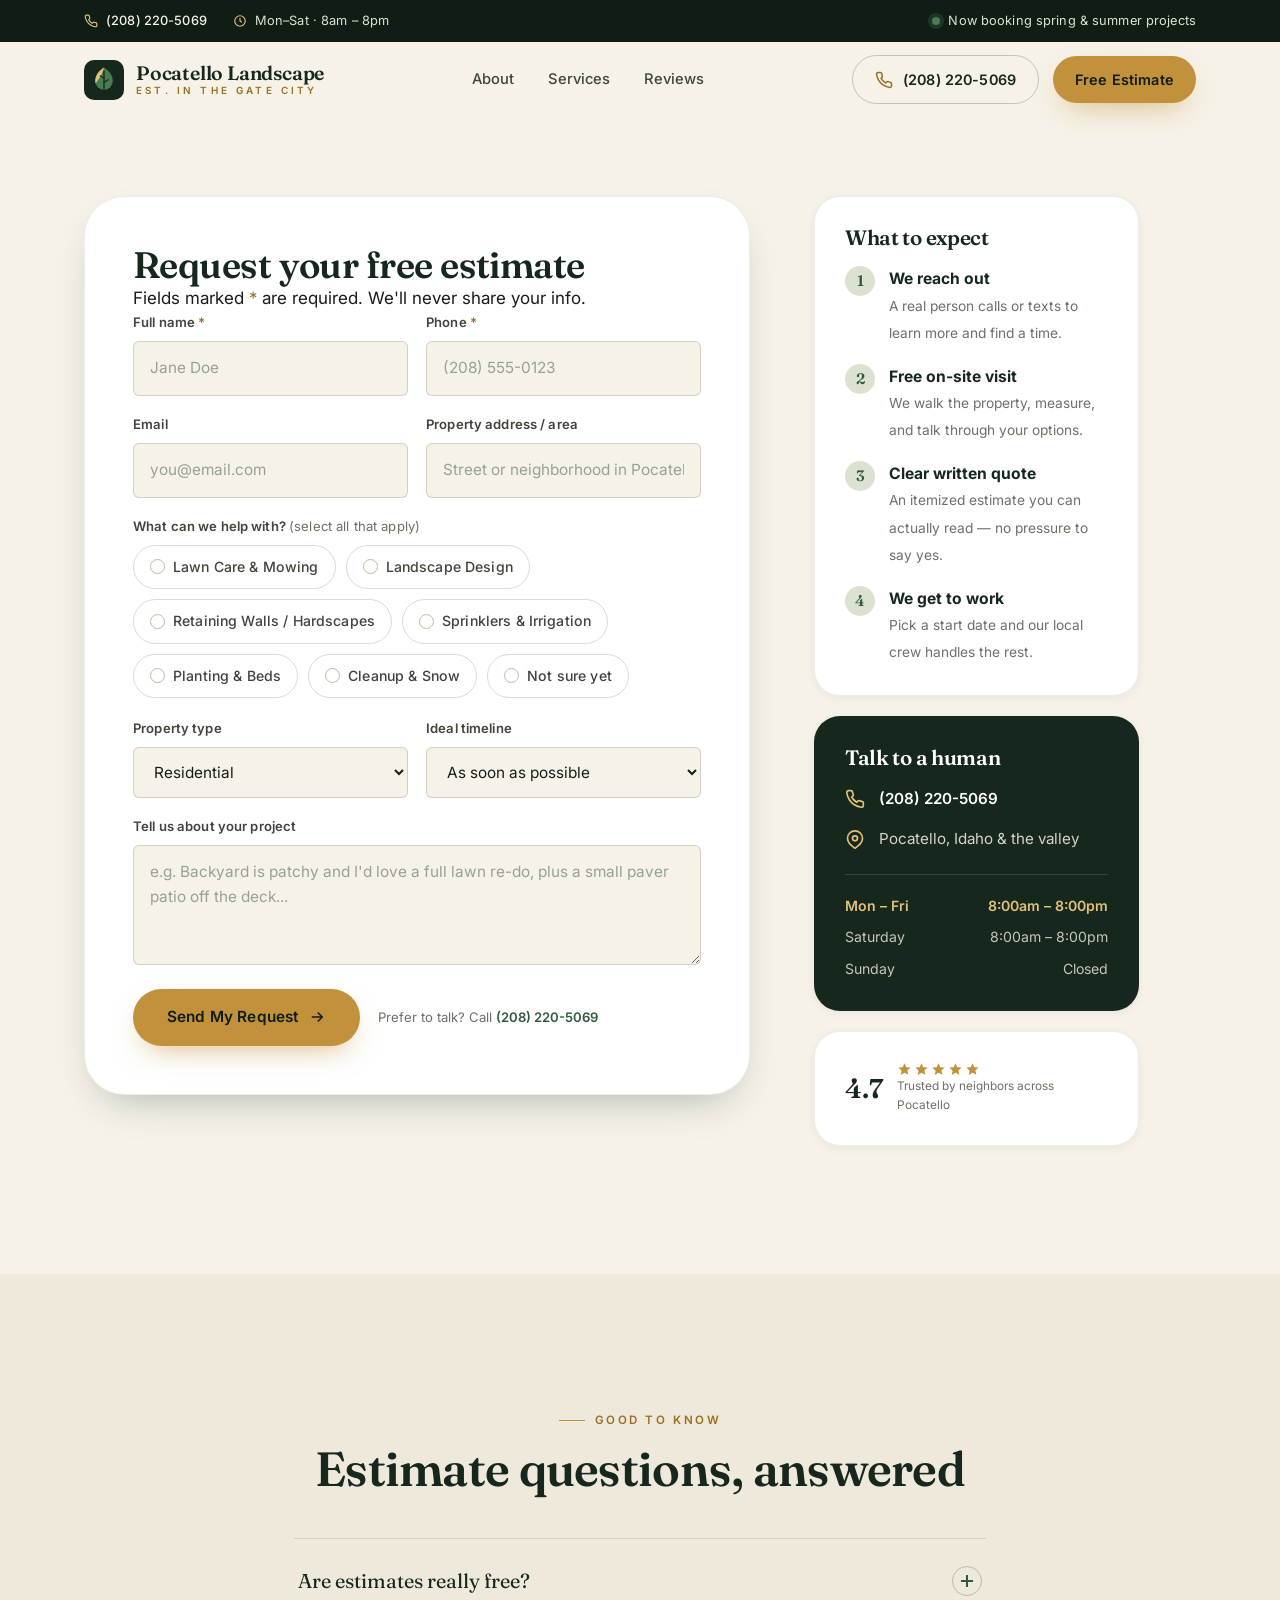
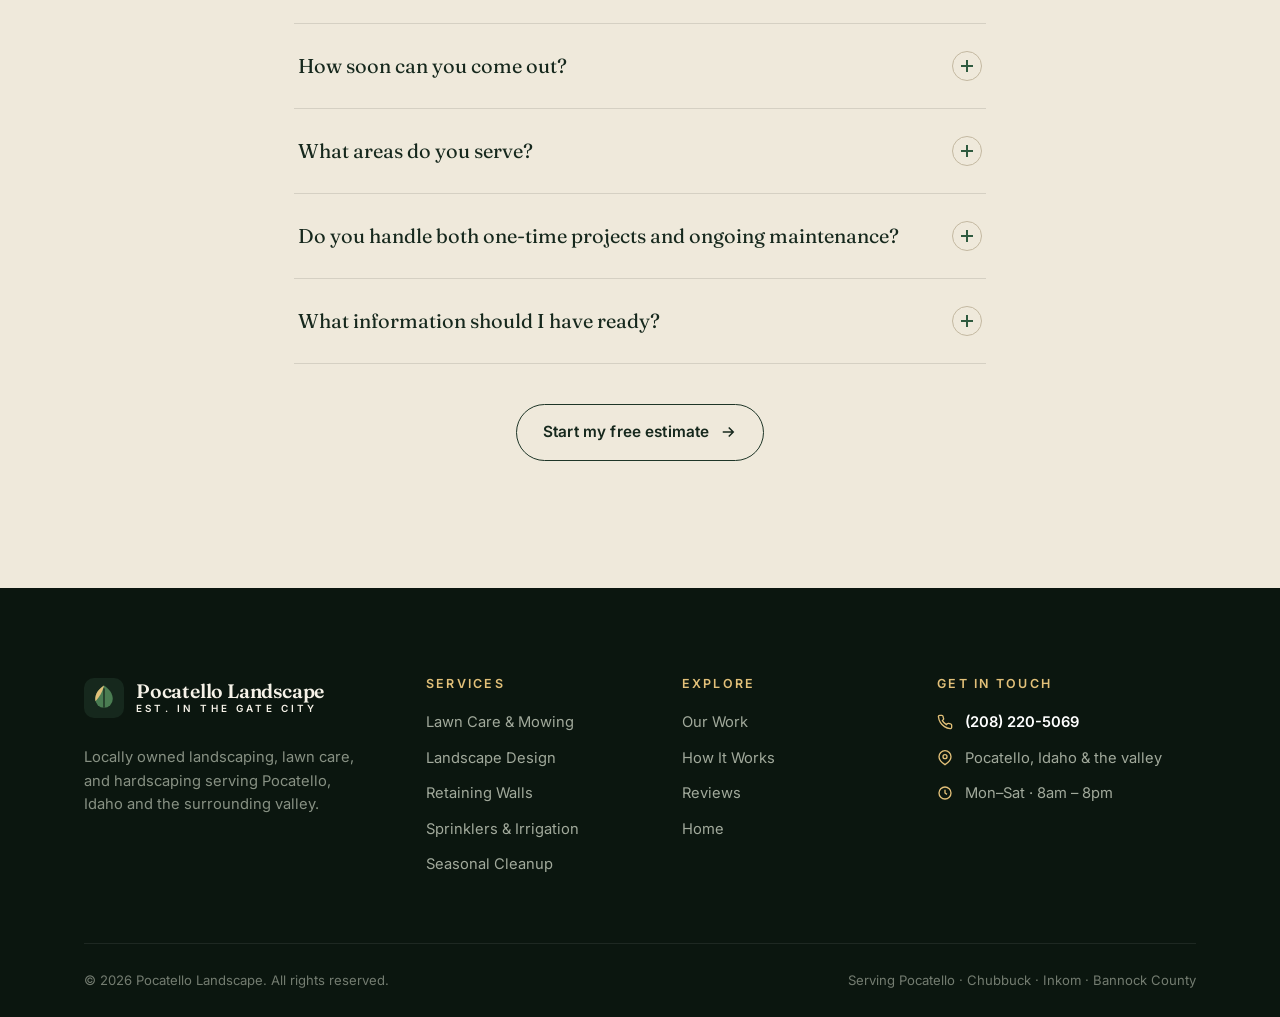
<file: estimates.html>
<!DOCTYPE html>
<html lang="en">
<head>
<meta charset="UTF-8">
<meta name="viewport" content="width=device-width, initial-scale=1.0">
<title>Free Estimate — Pocatello Landscape | Landscaping &amp; Lawn Care in Pocatello, ID</title>
<meta name="description" content="Request a free, no-pressure on-site estimate from Pocatello Landscape. Lawn care, landscape design, retaining walls, sprinklers, and more in Pocatello, Idaho. Call (208) 220-5069.">
<link rel="canonical" href="https://gcwebdesigner1-sudo.github.io/pocatello-landscape/estimates.html">
<meta name="theme-color" content="#16281d">
<meta property="og:type" content="website">
<meta property="og:site_name" content="Pocatello Landscape">
<meta property="og:title" content="Free Estimate — Pocatello Landscape">
<meta property="og:description" content="Tell us about your property and get a free, no-pressure on-site estimate from a local Pocatello landscaping crew.">
<meta property="og:image" content="https://gcwebdesigner1-sudo.github.io/pocatello-landscape/assets/foothills.jpg">
<meta property="og:url" content="https://gcwebdesigner1-sudo.github.io/pocatello-landscape/estimates.html">
<meta name="twitter:card" content="summary_large_image">
<meta name="twitter:title" content="Free Estimate — Pocatello Landscape">
<meta name="twitter:description" content="Tell us about your property and get a free, no-pressure on-site estimate.">
<meta name="twitter:image" content="https://gcwebdesigner1-sudo.github.io/pocatello-landscape/assets/foothills.jpg">
<link rel="preconnect" href="https://fonts.googleapis.com">
<link rel="preconnect" href="https://fonts.gstatic.com" crossorigin>
<link href="https://fonts.googleapis.com/css2?family=Fraunces:opsz,wght@9..144,400;9..144,500;9..144,600;9..144,700;9..144,900&family=Inter:wght@400;500;600;700&display=swap" rel="stylesheet">
<link rel="stylesheet" href="styles.css">
<link rel="icon" href="data:image/svg+xml,%3Csvg xmlns='http://www.w3.org/2000/svg' viewBox='0 0 32 32'%3E%3Crect width='32' height='32' rx='7' fill='%230f1d15'/%3E%3Cpath d='M16 6c-5 3-7 7-7 11a7 7 0 0 0 14 0c0-4-2-8-7-11z' fill='%23c2913c'/%3E%3Cpath d='M16 9v14' stroke='%230f1d15' stroke-width='1.4'/%3E%3C/svg%3E">
</head>
<body>
<a href="#main" class="skip-link">Skip to content</a>

<!-- ============ MOBILE MENU ============ -->
<div class="menu-overlay" data-close-menu></div>
<nav class="mobile-menu" aria-label="Mobile">
  <a href="index.html#about" data-close-menu>About</a>
  <a href="index.html#services" data-close-menu>Services</a>
  <a href="index.html#reviews" data-close-menu>Reviews</a>
  <div class="mm-foot">
    <a href="#estimate-form" class="btn btn-primary" data-close-menu>Get a Free Estimate</a>
    <a href="tel:+12082205069" class="btn btn-ghost">Call (208) 220-5069</a>
  </div>
</nav>

<!-- ============ TOP STRIP ============ -->
<div class="topbar">
  <div class="wrap">
    <div class="tb-left">
      <span class="tb-item">
        <svg viewBox="0 0 24 24" fill="none" stroke="currentColor" stroke-width="2"><path d="M22 16.92v3a2 2 0 0 1-2.18 2 19.79 19.79 0 0 1-8.63-3.07 19.5 19.5 0 0 1-6-6 19.79 19.79 0 0 1-3.07-8.67A2 2 0 0 1 4.11 2h3a2 2 0 0 1 2 1.72c.13.96.36 1.9.7 2.81a2 2 0 0 1-.45 2.11L8.09 9.91a16 16 0 0 0 6 6l1.27-1.27a2 2 0 0 1 2.11-.45c.9.34 1.85.57 2.81.7A2 2 0 0 1 22 16.92z"/></svg>
        <a href="tel:+12082205069">(208) 220-5069</a>
      </span>
      <span class="tb-item hours">
        <svg viewBox="0 0 24 24" fill="none" stroke="currentColor" stroke-width="2"><circle cx="12" cy="12" r="9"/><path d="M12 7v5l3 2"/></svg>
        Mon–Sat · 8am – 8pm
      </span>
    </div>
    <div class="tb-right">
      <span class="dot-live"></span> Now booking spring &amp; summer projects
    </div>
  </div>
</div>

<!-- ============ HEADER ============ -->
<header class="site-header" id="header">
  <div class="wrap nav">
    <a href="index.html" class="brand" aria-label="Pocatello Landscape home">
      <svg class="mark" viewBox="0 0 48 48" fill="none" aria-hidden="true">
        <rect width="48" height="48" rx="12" fill="#16281d"/>
        <path d="M24 9c-7 4.5-10.5 10-10.5 16.2A10.5 10.5 0 0 0 34.5 25.2C34.5 19 31 13.5 24 9z" fill="#4a7c52"/>
        <path d="M24 9c-7 4.5-10.5 10-10.5 16.2 0 .9.1 1.8.3 2.6C19 22 22 17 24 9z" fill="#e2c079"/>
        <path d="M24 13v22" stroke="#16281d" stroke-width="1.6" stroke-linecap="round"/>
        <path d="M24 22l-4.5-3M24 27l5-3.4" stroke="#16281d" stroke-width="1.4" stroke-linecap="round"/>
      </svg>
      <span class="wordmark">
        <span class="wm-name">Pocatello Landscape</span>
        <span class="wm-sub">Est. in the Gate City</span>
      </span>
    </a>
    <nav class="nav-links" aria-label="Primary">
      <a href="index.html#about" class="navlink">About</a>
      <a href="index.html#services" class="navlink">Services</a>
      <a href="index.html#reviews" class="navlink">Reviews</a>
    </nav>
    <div class="nav-cta">
      <a href="tel:+12082205069" class="btn btn-outline nav-call">
        <svg viewBox="0 0 24 24" fill="none" stroke="currentColor" stroke-width="2"><path d="M22 16.92v3a2 2 0 0 1-2.18 2 19.79 19.79 0 0 1-8.63-3.07 19.5 19.5 0 0 1-6-6 19.79 19.79 0 0 1-3.07-8.67A2 2 0 0 1 4.11 2h3a2 2 0 0 1 2 1.72c.13.96.36 1.9.7 2.81a2 2 0 0 1-.45 2.11L8.09 9.91a16 16 0 0 0 6 6l1.27-1.27a2 2 0 0 1 2.11-.45c.9.34 1.85.57 2.81.7A2 2 0 0 1 22 16.92z"/></svg>
        (208) 220-5069
      </a>
      <a href="#estimate-form" class="btn btn-primary">Free Estimate</a>
    </div>
    <button class="burger" aria-label="Open menu" data-toggle-menu><span></span></button>
  </div>
</header>

<!-- ============ ESTIMATE MAIN ============ -->
<section class="section est-main" id="main">
  <div class="wrap">
    <div class="est-grid">
    <!-- FORM -->
    <div class="est-card reveal" id="estimate-card">
      <div id="form-card-inner">
        <h1>Request your free estimate</h1>
        <p class="sub">Fields marked <span style="color:var(--brass-700)">*</span> are required. We'll never share your info.</p>
        <form id="estimate-form" novalidate>
          <div class="form-row">
            <div class="field">
              <label for="name">Full name <span class="req">*</span></label>
              <input type="text" id="name" name="name" placeholder="Jane Doe" required autocomplete="name">
            </div>
            <div class="field">
              <label for="phone">Phone <span class="req">*</span></label>
              <input type="tel" id="phone" name="phone" placeholder="(208) 555-0123" required autocomplete="tel">
            </div>
          </div>
          <div class="form-row">
            <div class="field">
              <label for="email">Email</label>
              <input type="email" id="email" name="email" placeholder="you@email.com" autocomplete="email">
            </div>
            <div class="field">
              <label for="address">Property address / area</label>
              <input type="text" id="address" name="address" placeholder="Street or neighborhood in Pocatello" autocomplete="street-address">
            </div>
          </div>

          <div class="field full" style="margin-bottom:20px;">
            <label>What can we help with? <span style="color:var(--muted);font-weight:400;">(select all that apply)</span></label>
            <div class="chips">
              <span class="chip"><input type="checkbox" id="s1" name="services" value="Lawn Care & Mowing"><label for="s1">Lawn Care &amp; Mowing</label></span>
              <span class="chip"><input type="checkbox" id="s2" name="services" value="Landscape Design & Install"><label for="s2">Landscape Design</label></span>
              <span class="chip"><input type="checkbox" id="s3" name="services" value="Retaining Walls & Hardscapes"><label for="s3">Retaining Walls / Hardscapes</label></span>
              <span class="chip"><input type="checkbox" id="s4" name="services" value="Sprinklers & Irrigation"><label for="s4">Sprinklers &amp; Irrigation</label></span>
              <span class="chip"><input type="checkbox" id="s5" name="services" value="Planting & Flower Beds"><label for="s5">Planting &amp; Beds</label></span>
              <span class="chip"><input type="checkbox" id="s6" name="services" value="Seasonal Cleanup & Snow"><label for="s6">Cleanup &amp; Snow</label></span>
              <span class="chip"><input type="checkbox" id="s7" name="services" value="Not sure yet"><label for="s7">Not sure yet</label></span>
            </div>
          </div>

          <div class="form-row">
            <div class="field">
              <label for="property-type">Property type</label>
              <select id="property-type" name="property-type">
                <option value="Residential">Residential</option>
                <option value="Commercial">Commercial</option>
                <option value="HOA / Multi-unit">HOA / Multi-unit</option>
              </select>
            </div>
            <div class="field">
              <label for="timeline">Ideal timeline</label>
              <select id="timeline" name="timeline">
                <option value="As soon as possible">As soon as possible</option>
                <option value="Within a month">Within a month</option>
                <option value="This season">This season</option>
                <option value="Just planning ahead">Just planning ahead</option>
              </select>
            </div>
          </div>

          <div class="field full" style="margin-bottom:24px;">
            <label for="details">Tell us about your project</label>
            <textarea id="details" name="details" placeholder="e.g. Backyard is patchy and I'd love a full lawn re-do, plus a small paver patio off the deck..."></textarea>
          </div>

          <div class="form-submit">
            <button type="submit" class="btn btn-primary">
              Send My Request
              <svg viewBox="0 0 24 24" fill="none" stroke="currentColor" stroke-width="2"><path d="M5 12h14M13 6l6 6-6 6"/></svg>
            </button>
            <span class="form-note">Prefer to talk? Call <a href="tel:+12082205069" style="color:var(--forest);font-weight:600;">(208) 220-5069</a></span>
          </div>
        </form>
      </div>

      <!-- Success state -->
      <div class="form-success" id="form-success">
        <div class="sx"><svg viewBox="0 0 24 24" fill="none" stroke="currentColor"><path d="M20 6 9 17l-5-5"/></svg></div>
        <h3>Request received — thank you!</h3>
        <p>We've got your details and we'll reach out shortly to set up your free on-site estimate. If it's urgent, call us any time at <a href="tel:+12082205069" style="color:var(--forest);font-weight:600;">(208) 220-5069</a>.</p>
      </div>
    </div>

    <!-- SIDEBAR -->
    <aside class="est-side">
      <div class="side-card reveal d1">
        <h3>What to expect</h3>
        <ul class="expect">
          <li><span class="en">1</span><div class="et"><strong>We reach out</strong><span>A real person calls or texts to learn more and find a time.</span></div></li>
          <li><span class="en">2</span><div class="et"><strong>Free on-site visit</strong><span>We walk the property, measure, and talk through your options.</span></div></li>
          <li><span class="en">3</span><div class="et"><strong>Clear written quote</strong><span>An itemized estimate you can actually read — no pressure to say yes.</span></div></li>
          <li><span class="en">4</span><div class="et"><strong>We get to work</strong><span>Pick a start date and our local crew handles the rest.</span></div></li>
        </ul>
      </div>

      <div class="side-card dark reveal d2">
        <h3>Talk to a human</h3>
        <ul class="side-contact">
          <li><svg viewBox="0 0 24 24" fill="none" stroke="currentColor" stroke-width="2"><path d="M22 16.92v3a2 2 0 0 1-2.18 2 19.79 19.79 0 0 1-8.63-3.07 19.5 19.5 0 0 1-6-6 19.79 19.79 0 0 1-3.07-8.67A2 2 0 0 1 4.11 2h3a2 2 0 0 1 2 1.72c.13.96.36 1.9.7 2.81a2 2 0 0 1-.45 2.11L8.09 9.91a16 16 0 0 0 6 6l1.27-1.27a2 2 0 0 1 2.11-.45c.9.34 1.85.57 2.81.7A2 2 0 0 1 22 16.92z"/></svg><a href="tel:+12082205069">(208) 220-5069</a></li>
          <li><svg viewBox="0 0 24 24" fill="none" stroke="currentColor" stroke-width="2"><path d="M21 10c0 6-9 12-9 12s-9-6-9-12a9 9 0 0 1 18 0z"/><circle cx="12" cy="10" r="3"/></svg>Pocatello, Idaho &amp; the valley</li>
        </ul>
        <div class="side-hours">
          <div class="hr today"><span>Mon – Fri</span><span>8:00am – 8:00pm</span></div>
          <div class="hr"><span>Saturday</span><span>8:00am – 8:00pm</span></div>
          <div class="hr"><span>Sunday</span><span>Closed</span></div>
        </div>
      </div>

      <div class="side-card reveal d3" style="display:flex;align-items:center;gap:16px;">
        <div class="google-badge" style="box-shadow:none;border:none;padding:0;">
          <div class="g-score">4.7</div>
          <div>
            <div class="g-stars" aria-hidden="true">
              <svg viewBox="0 0 24 24" fill="currentColor"><path d="M12 2l2.9 6.3 6.9.6-5.2 4.6 1.6 6.8L12 17.3 5.8 20.9l1.6-6.8L2.2 8.9l6.9-.6z"/></svg><svg viewBox="0 0 24 24" fill="currentColor"><path d="M12 2l2.9 6.3 6.9.6-5.2 4.6 1.6 6.8L12 17.3 5.8 20.9l1.6-6.8L2.2 8.9l6.9-.6z"/></svg><svg viewBox="0 0 24 24" fill="currentColor"><path d="M12 2l2.9 6.3 6.9.6-5.2 4.6 1.6 6.8L12 17.3 5.8 20.9l1.6-6.8L2.2 8.9l6.9-.6z"/></svg><svg viewBox="0 0 24 24" fill="currentColor"><path d="M12 2l2.9 6.3 6.9.6-5.2 4.6 1.6 6.8L12 17.3 5.8 20.9l1.6-6.8L2.2 8.9l6.9-.6z"/></svg><svg viewBox="0 0 24 24" fill="currentColor"><path d="M12 2l2.9 6.3 6.9.6-5.2 4.6 1.6 6.8L12 17.3 5.8 20.9l1.6-6.8L2.2 8.9l6.9-.6z"/></svg>
            </div>
            <div class="g-meta">Trusted by neighbors across Pocatello</div>
          </div>
        </div>
      </div>
    </aside>
    </div>
  </div>
</section>

<!-- ============ FAQ ============ -->
<section class="section faq">
  <div class="wrap faq-wrap">
    <div class="faq-head reveal">
      <span class="eyebrow">Good to know</span>
      <h2>Estimate questions, answered</h2>
    </div>
    <div class="acc">
      <div class="acc-item reveal">
        <button class="acc-q">Are estimates really free?<span class="pm"></span></button>
        <div class="acc-a"><div class="inner">Yes — completely free and no obligation. We come out, look at your property, and give you an honest written quote. If it's not the right fit, no hard feelings.</div></div>
      </div>
      <div class="acc-item reveal">
        <button class="acc-q">How soon can you come out?<span class="pm"></span></button>
        <div class="acc-a"><div class="inner">In most cases we can schedule an on-site visit within a few business days. During peak spring and summer weeks it can be a little longer — reach out early and we'll get you on the calendar.</div></div>
      </div>
      <div class="acc-item reveal">
        <button class="acc-q">What areas do you serve?<span class="pm"></span></button>
        <div class="acc-a"><div class="inner">Pocatello and the surrounding valley, including Chubbuck, Inkom, and the rest of Bannock County. Not sure if you're in range? Just ask.</div></div>
      </div>
      <div class="acc-item reveal">
        <button class="acc-q">Do you handle both one-time projects and ongoing maintenance?<span class="pm"></span></button>
        <div class="acc-a"><div class="inner">Both. We do full landscape installs and hardscape builds as well as recurring lawn care and seasonal maintenance. Many clients start with a project and keep us on for upkeep afterward.</div></div>
      </div>
      <div class="acc-item reveal">
        <button class="acc-q">What information should I have ready?<span class="pm"></span></button>
        <div class="acc-a"><div class="inner">Nothing formal — just a rough idea of what you want and your address. Photos help, but we'll see everything we need at the on-site visit.</div></div>
      </div>
    </div>
    <div class="center mt-btn reveal">
      <a href="#estimate-form" class="btn btn-outline">Start my free estimate<svg viewBox="0 0 24 24" fill="none" stroke="currentColor" stroke-width="2"><path d="M5 12h14M13 6l6 6-6 6"/></svg></a>
    </div>
  </div>
</section>

<!-- ============ FOOTER ============ -->
<footer class="footer">
  <div class="wrap">
    <div class="footer-grid">
      <div>
        <a href="index.html" class="brand">
          <svg class="mark" viewBox="0 0 48 48" fill="none" aria-hidden="true">
            <rect width="48" height="48" rx="12" fill="#16281d"/>
            <path d="M24 9c-7 4.5-10.5 10-10.5 16.2A10.5 10.5 0 0 0 34.5 25.2C34.5 19 31 13.5 24 9z" fill="#4a7c52"/>
            <path d="M24 9c-7 4.5-10.5 10-10.5 16.2 0 .9.1 1.8.3 2.6C19 22 22 17 24 9z" fill="#e2c079"/>
            <path d="M24 13v22" stroke="#16281d" stroke-width="1.6" stroke-linecap="round"/>
          </svg>
          <span class="wordmark"><span class="wm-name">Pocatello Landscape</span><span class="wm-sub">Est. in the Gate City</span></span>
        </a>
        <p class="f-about">Locally owned landscaping, lawn care, and hardscaping serving Pocatello, Idaho and the surrounding valley.</p>
      </div>
      <div>
        <h4>Services</h4>
        <ul>
          <li><a href="index.html#services">Lawn Care &amp; Mowing</a></li>
          <li><a href="index.html#services">Landscape Design</a></li>
          <li><a href="index.html#services">Retaining Walls</a></li>
          <li><a href="index.html#services">Sprinklers &amp; Irrigation</a></li>
          <li><a href="index.html#services">Seasonal Cleanup</a></li>
        </ul>
      </div>
      <div>
        <h4>Explore</h4>
        <ul>
          <li><a href="index.html#work">Our Work</a></li>
          <li><a href="index.html#process">How It Works</a></li>
          <li><a href="index.html#reviews">Reviews</a></li>
          <li><a href="index.html">Home</a></li>
        </ul>
      </div>
      <div>
        <h4>Get in touch</h4>
        <ul class="f-contact">
          <li><svg viewBox="0 0 24 24" fill="none" stroke="currentColor" stroke-width="2"><path d="M22 16.92v3a2 2 0 0 1-2.18 2 19.79 19.79 0 0 1-8.63-3.07 19.5 19.5 0 0 1-6-6 19.79 19.79 0 0 1-3.07-8.67A2 2 0 0 1 4.11 2h3a2 2 0 0 1 2 1.72c.13.96.36 1.9.7 2.81a2 2 0 0 1-.45 2.11L8.09 9.91a16 16 0 0 0 6 6l1.27-1.27a2 2 0 0 1 2.11-.45c.9.34 1.85.57 2.81.7A2 2 0 0 1 22 16.92z"/></svg><a href="tel:+12082205069" style="color:#fff;font-weight:600;">(208) 220-5069</a></li>
          <li><svg viewBox="0 0 24 24" fill="none" stroke="currentColor" stroke-width="2"><path d="M21 10c0 6-9 12-9 12s-9-6-9-12a9 9 0 0 1 18 0z"/><circle cx="12" cy="10" r="3"/></svg><span>Pocatello, Idaho &amp; the valley</span></li>
          <li><svg viewBox="0 0 24 24" fill="none" stroke="currentColor" stroke-width="2"><circle cx="12" cy="12" r="9"/><path d="M12 7v5l3 2"/></svg><span>Mon–Sat · 8am – 8pm</span></li>
        </ul>
      </div>
    </div>
    <div class="footer-bottom">
      <div>© <span id="year"></span> Pocatello Landscape. All rights reserved.</div>
      <div>Serving Pocatello · Chubbuck · Inkom · Bannock County</div>
    </div>
  </div>
</footer>

<!-- ============ STICKY MOBILE ACTION BAR ============ -->
<div class="mobile-callbar">
  <a href="tel:+12082205069" class="mc-call">
    <svg viewBox="0 0 24 24" fill="none" stroke="currentColor" stroke-width="2"><path d="M22 16.92v3a2 2 0 0 1-2.18 2 19.79 19.79 0 0 1-8.63-3.07 19.5 19.5 0 0 1-6-6 19.79 19.79 0 0 1-3.07-8.67A2 2 0 0 1 4.11 2h3a2 2 0 0 1 2 1.72c.13.96.36 1.9.7 2.81a2 2 0 0 1-.45 2.11L8.09 9.91a16 16 0 0 0 6 6l1.27-1.27a2 2 0 0 1 2.11-.45c.9.34 1.85.57 2.81.7A2 2 0 0 1 22 16.92z"/></svg>
    Call Us
  </a>
  <a href="#estimate-form" class="mc-est">
    <svg viewBox="0 0 24 24" fill="none" stroke="currentColor" stroke-width="2"><path d="M12 5v14M5 12h14"/></svg>
    Start Form
  </a>
</div>

<script src="main.js"></script>
</body>
</html>
</file>
<file: styles.css>
/* =================================================================
   Pocatello Landscape — bespoke design system
   Palette: deep pine green · warm brass · warm stone/cream
   Type: Fraunces (display serif) + Inter (grotesque sans)
   ================================================================= */

:root {
  --pine-950: #0f1d15;
  --pine-900: #16281d;
  --pine-800: #1e3527;
  --pine-700: #274733;
  --forest:   #2f5a3f;
  --fern:     #4a7c52;
  --sage:     #869e79;
  --sage-tint:#dbe2d1;

  --brass-700:#9a6f22;
  --brass:    #c2913c;
  --brass-300:#e2c079;

  --cream:    #f6f2e8;
  --cream-2:  #efe9db;
  --sand:     #e6ddca;
  --stone:    #c3b8a0;

  --ink:      #1a1c18;
  --ink-soft: #40453c;
  --muted:    #6b7166;

  --white:    #ffffff;

  --shadow-sm: 0 2px 10px rgba(15,29,21,.06);
  --shadow-md: 0 18px 44px -20px rgba(15,29,21,.35);
  --shadow-lg: 0 40px 80px -30px rgba(15,29,21,.45);

  --r-sm: 6px;
  --r-md: 14px;
  --r-lg: 26px;
  --r-xl: 40px;

  --maxw: 1240px;
  --gutter: clamp(20px, 5vw, 64px);

  --ff-display: "Fraunces", Georgia, "Times New Roman", serif;
  --ff-sans: "Inter", -apple-system, BlinkMacSystemFont, "Segoe UI", sans-serif;

  --ease: cubic-bezier(.22,.61,.36,1);
}

/* ---------- reset ---------- */
*,*::before,*::after { box-sizing: border-box; }
* { margin: 0; }
html { -webkit-text-size-adjust: 100%; scroll-behavior: smooth; }
body {
  font-family: var(--ff-sans);
  background: var(--cream);
  color: var(--ink);
  line-height: 1.6;
  font-size: 17px;
  -webkit-font-smoothing: antialiased;
  text-rendering: optimizeLegibility;
  overflow-x: hidden;
}
img { max-width: 100%; display: block; }
a { color: inherit; text-decoration: none; }
button { font: inherit; cursor: pointer; border: none; background: none; color: inherit; }
ul { list-style: none; padding: 0; }
h1,h2,h3,h4 { font-family: var(--ff-display); font-weight: 600; line-height: 1.04; letter-spacing: -.015em; font-optical-sizing: auto; }

/* ---------- accessibility ---------- */
:focus-visible { outline: 2.5px solid var(--brass); outline-offset: 3px; border-radius: 4px; }
.skip-link {
  position: fixed; top: 10px; left: 10px; z-index: 999;
  background: var(--pine-950); color: var(--cream); padding: 12px 20px; border-radius: 100px;
  font-weight: 600; font-size: .9rem; transform: translateY(-160%); transition: transform .3s var(--ease);
}
.skip-link:focus { transform: translateY(0); }

/* ---------- layout helpers ---------- */
.wrap { width: 100%; max-width: var(--maxw); margin-inline: auto; padding-inline: var(--gutter); }
.section { padding-block: clamp(72px, 10vw, 140px); }
.eyebrow {
  display: inline-flex; align-items: center; gap: 10px;
  font-family: var(--ff-sans); font-size: .72rem; font-weight: 600;
  letter-spacing: .22em; text-transform: uppercase; color: var(--brass-700);
}
.eyebrow::before { content:""; width: 26px; height: 1.5px; background: var(--brass); display: inline-block; }
.eyebrow.on-dark { color: var(--brass-300); }
.eyebrow.on-dark::before { background: var(--brass-300); }

.lead { font-size: clamp(1.05rem, 1.6vw, 1.28rem); color: var(--ink-soft); }

/* ---------- buttons ---------- */
.btn {
  display: inline-flex; align-items: center; gap: 10px;
  padding: 15px 26px; border-radius: 100px;
  font-weight: 600; font-size: .96rem; letter-spacing: .01em;
  transition: transform .35s var(--ease), background .35s var(--ease), color .35s var(--ease), box-shadow .35s var(--ease);
  will-change: transform;
}
.btn svg { width: 18px; height: 18px; }
.btn-primary { background: var(--brass); color: var(--pine-950); box-shadow: 0 12px 30px -12px rgba(194,145,60,.7); }
.btn-primary:hover { background: var(--brass-300); transform: translateY(-2px); }
.btn-dark { background: var(--pine-800); color: var(--cream); }
.btn-dark:hover { background: var(--pine-950); transform: translateY(-2px); }
.btn-ghost { border: 1.5px solid rgba(246,242,232,.35); color: var(--cream); }
.btn-ghost:hover { border-color: var(--cream); background: rgba(246,242,232,.08); }
.btn-outline { border: 1.5px solid var(--pine-800); color: var(--pine-900); }
.btn-outline:hover { background: var(--pine-900); color: var(--cream); transform: translateY(-2px); }

/* ---------- top strip ---------- */
.topbar {
  background: var(--pine-950); color: var(--sage-tint);
  font-size: .8rem; letter-spacing: .01em;
}
.topbar .wrap { display: flex; align-items: center; justify-content: space-between; gap: 16px; height: 42px; }
.topbar a { color: var(--cream); font-weight: 500; }
.topbar .tb-left { display: flex; gap: 26px; align-items: center; }
.topbar .tb-item { display: inline-flex; align-items: center; gap: 8px; }
.topbar .tb-item svg { width: 14px; height: 14px; color: var(--brass-300); }
.topbar .tb-right { display: inline-flex; align-items: center; gap: 8px; color: var(--sage-tint); }
.dot-live { width: 8px; height: 8px; border-radius: 50%; background: var(--fern); box-shadow: 0 0 0 4px rgba(74,124,82,.25); }
@media (max-width: 780px){ .topbar .tb-left .tb-item.hours { display: none; } }
@media (max-width: 560px){ .topbar { display: none; } }

/* ---------- header / nav ---------- */
.site-header {
  position: sticky; top: 0; z-index: 100;
  background: rgba(246,242,232,.82);
  backdrop-filter: saturate(140%) blur(14px);
  -webkit-backdrop-filter: saturate(140%) blur(14px);
  border-bottom: 1px solid transparent;
  transition: background .4s var(--ease), border-color .4s var(--ease), box-shadow .4s var(--ease);
}
.site-header.scrolled { background: rgba(246,242,232,.95); border-color: rgba(26,28,24,.08); box-shadow: var(--shadow-sm); }
.nav { display: flex; align-items: center; justify-content: space-between; height: 76px; }
.brand { display: inline-flex; align-items: center; gap: 12px; }
.brand .mark { width: 40px; height: 40px; flex: none; }
.brand .wordmark { display: flex; flex-direction: column; line-height: 1; }
.brand .wm-name { font-family: var(--ff-display); font-weight: 600; font-size: 1.22rem; letter-spacing: -.01em; color: var(--pine-900); }
.brand .wm-sub { font-size: .62rem; letter-spacing: .32em; text-transform: uppercase; color: var(--brass-700); font-weight: 600; margin-top: 3px; }

.nav-links { display: flex; align-items: center; gap: 34px; }
.nav-links a.navlink {
  font-size: .92rem; font-weight: 500; color: var(--ink-soft); position: relative; padding: 6px 0;
}
.nav-links a.navlink::after {
  content:""; position: absolute; left: 0; bottom: 0; height: 1.5px; width: 0; background: var(--brass);
  transition: width .35s var(--ease);
}
.nav-links a.navlink:hover { color: var(--pine-900); }
.nav-links a.navlink:hover::after { width: 100%; }
.nav-cta { display: flex; align-items: center; gap: 14px; }
.nav-phone { display: inline-flex; align-items: center; gap: 8px; font-weight: 600; color: var(--pine-900); font-size: .95rem; }
.nav-phone svg { width: 16px; height: 16px; color: var(--brass-700); }

.burger { display: none; width: 44px; height: 44px; border-radius: 12px; border: 1px solid rgba(26,28,24,.14); align-items: center; justify-content: center; }
.burger span { display:block; width: 20px; height: 2px; background: var(--pine-900); position: relative; transition: .3s var(--ease); }
.burger span::before,.burger span::after{ content:""; position:absolute; left:0; width:20px; height:2px; background: var(--pine-900); transition:.3s var(--ease);}
.burger span::before{ top:-6px; } .burger span::after{ top:6px; }
body.menu-open .burger span { background: transparent; }
body.menu-open .burger span::before { top:0; transform: rotate(45deg); }
body.menu-open .burger span::after { top:0; transform: rotate(-45deg); }

@media (max-width: 940px){
  .nav-links, .nav-phone { display: none; }
  .burger { display: inline-flex; }
  .nav-cta .btn-primary { white-space: nowrap; }
}
@media (max-width: 560px){
  .nav-cta .btn-primary { display: none; }
  .nav { height: 66px; }
  .brand .wm-name { font-size: 1.05rem; }
}

/* mobile menu */
.mobile-menu {
  position: fixed; inset: 0 0 0 auto; width: min(86vw, 380px); z-index: 200;
  background: var(--pine-950); color: var(--cream);
  transform: translateX(100%); transition: transform .5s var(--ease);
  padding: 96px 34px 40px; display: flex; flex-direction: column; gap: 6px;
}
body.menu-open .mobile-menu { transform: translateX(0); }
.mobile-menu a { font-family: var(--ff-display); font-size: 1.7rem; padding: 12px 0; border-bottom: 1px solid rgba(246,242,232,.1); }
.mobile-menu .mm-foot { margin-top: auto; display: flex; flex-direction: column; gap: 14px; }
.mobile-menu .mm-foot .btn { justify-content: center; }
.menu-overlay { position: fixed; inset: 0; background: rgba(15,29,21,.5); opacity: 0; visibility: hidden; transition:.4s var(--ease); z-index: 150; }
body.menu-open .menu-overlay { opacity: 1; visibility: visible; }

/* ================= HERO ================= */
.hero { position: relative; min-height: min(92vh, 900px); display: flex; align-items: flex-end; color: var(--cream); overflow: hidden; }
.hero-media { position: absolute; inset: 0; z-index: 0; }
.hero-media img { width: 100%; height: 100%; object-fit: cover; transform: scale(1.06); will-change: transform; }
.hero-media::after {
  content:""; position: absolute; inset: 0;
  background:
    linear-gradient(180deg, rgba(15,29,21,.35) 0%, rgba(15,29,21,.05) 30%, rgba(15,29,21,.55) 78%, rgba(15,29,21,.92) 100%),
    linear-gradient(95deg, rgba(15,29,21,.6) 0%, rgba(15,29,21,.1) 55%, transparent 100%);
}
.hero-inner { position: relative; z-index: 2; width: 100%; padding-bottom: clamp(48px, 8vw, 96px); padding-top: 120px; }
.hero h1 {
  font-size: clamp(2.7rem, 7vw, 5.6rem); font-weight: 600; color: #fff; max-width: 15ch;
  text-shadow: 0 2px 40px rgba(0,0,0,.35);
}
.hero h1 em { font-style: italic; color: var(--brass-300); font-weight: 500; }
.hero .hero-sub { margin-top: 26px; max-width: 46ch; font-size: clamp(1.05rem, 1.7vw, 1.28rem); color: rgba(246,242,232,.9); }
.hero-actions { margin-top: 38px; display: flex; flex-wrap: wrap; gap: 14px; align-items: center; }
.hero-trust { margin-top: 40px; display: flex; flex-wrap: wrap; gap: 28px; align-items: center; padding-top: 28px; border-top: 1px solid rgba(246,242,232,.18); }
.trust-item { display: flex; align-items: center; gap: 12px; }
.trust-item .stars { display: flex; gap: 2px; color: var(--brass-300); }
.trust-item .stars svg { width: 16px; height: 16px; }
.trust-item .t-num { font-family: var(--ff-display); font-size: 1.5rem; font-weight: 600; color: #fff; line-height: 1; }
.trust-item .t-label { font-size: .8rem; color: rgba(246,242,232,.75); line-height: 1.3; }
.trust-sep { width: 1px; height: 34px; background: rgba(246,242,232,.2); }
@media (max-width: 620px){ .trust-sep { display: none; } .hero-trust { gap: 20px; } }

.scroll-cue { position: absolute; right: var(--gutter); bottom: 34px; z-index: 3; display: flex; align-items: center; gap: 10px; font-size: .72rem; letter-spacing: .2em; text-transform: uppercase; color: rgba(246,242,232,.7); writing-mode: vertical-rl; }
.scroll-cue .line { width: 1px; height: 46px; background: linear-gradient(var(--brass-300), transparent); animation: cue 2.4s var(--ease) infinite; }
@keyframes cue { 0%,100%{ transform: scaleY(.4); opacity:.4; transform-origin: top;} 50%{ transform: scaleY(1); opacity:1; transform-origin: top;} }
@media (max-width: 940px){ .scroll-cue { display: none; } }

/* ================= marquee ================= */
.marquee { background: var(--pine-950); color: var(--sage-tint); overflow: hidden; border-block: 1px solid rgba(255,255,255,.06); }
.marquee-track { display: flex; gap: 0; white-space: nowrap; animation: marquee 32s linear infinite; }
.marquee:hover .marquee-track { animation-play-state: paused; }
.marquee-item { display: inline-flex; align-items: center; gap: 18px; padding: 20px 34px; font-family: var(--ff-display); font-size: 1.15rem; font-style: italic; color: var(--cream); }
.marquee-item span.d { color: var(--brass); font-style: normal; font-size: .8rem; }
@keyframes marquee { to { transform: translateX(-50%); } }

/* ================= intro / statement ================= */
.intro { background: var(--cream); }
.intro-grid { display: grid; grid-template-columns: 1fr 1.15fr; gap: clamp(32px, 6vw, 90px); align-items: start; }
.intro-grid .col-a { position: sticky; top: 110px; }
.intro h2 { font-size: clamp(2rem, 4.4vw, 3.4rem); color: var(--pine-900); }
.intro h2 em { font-style: italic; color: var(--forest); }
.statement { font-family: var(--ff-display); font-weight: 400; font-size: clamp(1.5rem, 2.7vw, 2.15rem); line-height: 1.32; color: var(--ink); letter-spacing: -.01em; }
.statement strong { color: var(--forest); font-weight: 600; }
.intro-facts { margin-top: 40px; display: grid; grid-template-columns: repeat(3,1fr); gap: 18px; }
.fact { padding: 22px; background: var(--white); border: 1px solid rgba(26,28,24,.07); border-radius: var(--r-md); box-shadow: var(--shadow-sm); }
.fact .n { font-family: var(--ff-display); font-size: 2.1rem; font-weight: 600; color: var(--forest); line-height: 1; }
.fact .l { margin-top: 8px; font-size: .84rem; color: var(--muted); }
@media (max-width: 860px){ .intro-grid { grid-template-columns: 1fr; } .intro-grid .col-a { position: static; } }
@media (max-width: 520px){ .intro-facts { grid-template-columns: 1fr; } }

/* ================= services ================= */
.services { background: var(--pine-950); color: var(--cream); position: relative; }
.services::before {
  content:""; position:absolute; inset:0; opacity:.5; pointer-events:none;
  background-image: radial-gradient(rgba(255,255,255,.04) 1px, transparent 1px);
  background-size: 22px 22px;
}
.services .wrap { position: relative; }
.svc-head { display: flex; align-items: flex-end; justify-content: space-between; gap: 30px; flex-wrap: wrap; margin-bottom: 54px; }
.svc-head h2 { font-size: clamp(2rem, 4.6vw, 3.5rem); color: #fff; max-width: 16ch; }
.svc-head h2 em { font-style: italic; color: var(--brass-300); }
.svc-head p { max-width: 34ch; color: rgba(246,242,232,.72); }
.svc-grid { display: grid; grid-template-columns: repeat(3, 1fr); gap: 20px; }
.svc-card {
  position: relative; padding: 34px 30px 30px; border-radius: var(--r-lg);
  background: linear-gradient(180deg, rgba(255,255,255,.05), rgba(255,255,255,.02));
  border: 1px solid rgba(255,255,255,.09);
  overflow: hidden; transition: transform .5s var(--ease), border-color .5s var(--ease), background .5s var(--ease);
}
.svc-card::after { content:""; position:absolute; left:0; top:0; height:3px; width:0; background: var(--brass); transition: width .5s var(--ease); }
.svc-card:hover { transform: translateY(-6px); border-color: rgba(226,192,121,.45); background: linear-gradient(180deg, rgba(255,255,255,.08), rgba(255,255,255,.03)); }
.svc-card:hover::after { width: 100%; }
.svc-ic { width: 54px; height: 54px; border-radius: 14px; display: grid; place-items: center; background: rgba(226,192,121,.12); border: 1px solid rgba(226,192,121,.28); margin-bottom: 22px; }
.svc-ic svg { width: 28px; height: 28px; color: var(--brass-300); stroke-width: 1.5; }
.svc-card h3 { font-size: 1.4rem; color: #fff; margin-bottom: 10px; }
.svc-card p { font-size: .95rem; color: rgba(246,242,232,.72); }
.svc-card .svc-no { position: absolute; top: 26px; right: 28px; font-family: var(--ff-display); font-size: .95rem; color: rgba(246,242,232,.35); }
@media (max-width: 900px){ .svc-grid { grid-template-columns: repeat(2,1fr); } }
@media (max-width: 560px){ .svc-grid { grid-template-columns: 1fr; } }

/* ================= feature split ================= */
.feature { background: var(--cream-2); }
.feature-grid { display: grid; grid-template-columns: 1.05fr .95fr; gap: clamp(30px, 6vw, 80px); align-items: center; }
.feature-media { position: relative; }
.feature-media .fm-main { border-radius: var(--r-lg); overflow: hidden; box-shadow: var(--shadow-lg); aspect-ratio: 4/5; }
.feature-media .fm-main img { width: 100%; height: 100%; object-fit: cover; }
.feature-media .fm-badge {
  position: absolute; left: -26px; bottom: 34px; background: var(--white); border-radius: var(--r-md);
  padding: 20px 24px; box-shadow: var(--shadow-md); display: flex; align-items: center; gap: 16px; max-width: 260px;
}
.feature-media .fm-badge .bx { width: 46px; height: 46px; border-radius: 12px; background: var(--forest); display: grid; place-items: center; flex: none; }
.feature-media .fm-badge .bx svg { width: 24px; height: 24px; color: var(--brass-300); }
.feature-media .fm-badge .bt strong { font-family: var(--ff-display); font-size: 1.05rem; color: var(--pine-900); display: block; }
.feature-media .fm-badge .bt span { font-size: .8rem; color: var(--muted); }
.feature h2 { font-size: clamp(2rem, 4.2vw, 3.2rem); color: var(--pine-900); margin-bottom: 22px; }
.feature h2 em { font-style: italic; color: var(--forest); }
.feature .lead { margin-bottom: 26px; }
.check-list { display: grid; gap: 14px; }
.check-list li { display: flex; gap: 14px; align-items: flex-start; }
.check-list .ck { width: 26px; height: 26px; border-radius: 50%; background: var(--sage-tint); display: grid; place-items: center; flex: none; margin-top: 2px; }
.check-list .ck svg { width: 15px; height: 15px; color: var(--forest); stroke-width: 2.4; }
.check-list li strong { color: var(--pine-900); }
.check-list li span { color: var(--ink-soft); font-size: .95rem; }
@media (max-width: 860px){ .feature-grid { grid-template-columns: 1fr; } .feature-media .fm-main { aspect-ratio: 16/12; } .feature-media .fm-badge { left: 16px; } }

/* ================= gallery ================= */
.work { background: var(--cream); }
.work-head { text-align: center; max-width: 640px; margin: 0 auto 54px; }
.work-head .eyebrow { justify-content: center; }
.work-head h2 { font-size: clamp(2rem, 4.6vw, 3.4rem); color: var(--pine-900); margin-top: 16px; }
.work-head h2 em { font-style: italic; color: var(--forest); }
.gallery { display: grid; grid-template-columns: repeat(12, 1fr); gap: 16px; grid-auto-rows: 180px; }
.gal { position: relative; overflow: hidden; border-radius: var(--r-md); box-shadow: var(--shadow-sm); }
.gal img { width: 100%; height: 100%; object-fit: cover; transition: transform 1s var(--ease); }
.gal:hover img { transform: scale(1.07); }
.gal .cap { position: absolute; left: 18px; bottom: 16px; z-index: 2; color: #fff; opacity: 0; transform: translateY(8px); transition: .45s var(--ease); }
.gal .cap .t { font-family: var(--ff-display); font-size: 1.2rem; }
.gal .cap .s { font-size: .78rem; letter-spacing: .12em; text-transform: uppercase; color: var(--brass-300); }
.gal::after { content:""; position:absolute; inset:0; background: linear-gradient(180deg, transparent 40%, rgba(15,29,21,.75)); opacity: 0; transition:.45s var(--ease); }
.gal:hover .cap { opacity: 1; transform: translateY(0); }
.gal:hover::after { opacity: 1; }
.g1 { grid-column: span 7; grid-row: span 2; }
.g2 { grid-column: span 5; grid-row: span 2; }
.g3 { grid-column: span 4; grid-row: span 2; }
.g4 { grid-column: span 4; grid-row: span 2; }
.g5 { grid-column: span 4; grid-row: span 2; }
@media (max-width: 760px){
  .gallery { grid-auto-rows: 150px; }
  .g1,.g2 { grid-column: span 12; }
  .g3,.g4,.g5 { grid-column: span 6; }
}
@media (max-width: 480px){ .g3,.g4,.g5 { grid-column: span 12; } }

/* ================= process ================= */
.process { background: var(--pine-900); color: var(--cream); }
.process .wrap { position: relative; }
.process-head { max-width: 620px; margin-bottom: 60px; }
.process-head h2 { font-size: clamp(2rem, 4.6vw, 3.4rem); color:#fff; margin-top: 16px; }
.process-head h2 em { font-style: italic; color: var(--brass-300); }
.steps { display: grid; grid-template-columns: repeat(4,1fr); gap: 22px; }
.step { position: relative; padding-top: 34px; border-top: 1px solid rgba(255,255,255,.14); }
.step .sn { font-family: var(--ff-display); font-size: 3rem; font-weight: 500; color: var(--brass-300); line-height: 1; margin-bottom: 18px; }
.step h3 { font-size: 1.3rem; color: #fff; margin-bottom: 8px; }
.step p { font-size: .92rem; color: rgba(246,242,232,.7); }
.step .step-ic { position: absolute; top: 30px; right: 0; width: 22px; height: 22px; color: rgba(246,242,232,.4); }
@media (max-width: 820px){ .steps { grid-template-columns: repeat(2,1fr); gap: 34px 22px; } }
@media (max-width: 460px){ .steps { grid-template-columns: 1fr; } }

/* ================= stat band (parallax) ================= */
.band { position: relative; color: var(--cream); text-align: center; overflow: hidden; }
.band-media { position: absolute; inset: 0; z-index: 0; }
.band-media img { width: 100%; height: 120%; object-fit: cover; }
.band-media::after { content:""; position:absolute; inset:0; background: linear-gradient(180deg, rgba(15,29,21,.82), rgba(15,29,21,.7)); }
.band .wrap { position: relative; z-index: 2; padding-block: clamp(70px, 9vw, 120px); }
.band h2 { font-size: clamp(1.8rem, 4vw, 3rem); color:#fff; max-width: 22ch; margin: 0 auto; }
.band h2 em { font-style: italic; color: var(--brass-300); }
.band-stats { margin-top: 50px; display: flex; justify-content: center; flex-wrap: wrap; gap: clamp(30px, 6vw, 80px); }
.band-stat .bn { font-family: var(--ff-display); font-size: clamp(2.4rem, 5vw, 3.6rem); font-weight: 600; color:#fff; line-height:1; }
.band-stat .bl { margin-top: 10px; font-size: .82rem; letter-spacing: .14em; text-transform: uppercase; color: var(--brass-300); }

/* ================= reviews ================= */
.reviews { background: var(--cream-2); }
.rev-head { display: flex; align-items: flex-end; justify-content: space-between; gap: 24px; flex-wrap: wrap; margin-bottom: 46px; }
.rev-head h2 { font-size: clamp(2rem, 4.4vw, 3.2rem); color: var(--pine-900); margin-top: 14px; }
.rev-head h2 em { font-style: italic; color: var(--forest); }
.google-badge { display: inline-flex; align-items: center; gap: 14px; background: var(--white); border: 1px solid rgba(26,28,24,.08); border-radius: 100px; padding: 12px 22px; box-shadow: var(--shadow-sm); }
.google-badge .g-score { font-family: var(--ff-display); font-size: 1.7rem; font-weight: 600; color: var(--pine-900); line-height: 1; }
.google-badge .g-stars { display: flex; gap: 2px; color: var(--brass); }
.google-badge .g-stars svg { width: 15px; height: 15px; }
.google-badge .g-meta { font-size: .74rem; color: var(--muted); }
.rev-grid { display: grid; grid-template-columns: repeat(3,1fr); gap: 20px; }
.rev-card { background: var(--white); border: 1px solid rgba(26,28,24,.07); border-radius: var(--r-lg); padding: 32px 30px; box-shadow: var(--shadow-sm); display: flex; flex-direction: column; }
.rev-card .q { color: var(--brass); font-family: var(--ff-display); font-size: 2.6rem; line-height: .6; height: 22px; }
.rev-card .stars { display: flex; gap: 2px; color: var(--brass); margin-bottom: 14px; }
.rev-card .stars svg { width: 15px; height: 15px; }
.rev-card p { color: var(--ink-soft); font-size: 1rem; margin-bottom: 22px; flex: 1; }
.rev-card .who { display: flex; align-items: center; gap: 12px; border-top: 1px solid rgba(26,28,24,.08); padding-top: 18px; }
.rev-card .av { width: 42px; height: 42px; border-radius: 50%; background: var(--forest); color: var(--cream); display: grid; place-items: center; font-family: var(--ff-display); font-weight: 600; }
.rev-card .who .nm { font-weight: 600; color: var(--pine-900); font-size: .95rem; }
.rev-card .who .loc { font-size: .8rem; color: var(--muted); }
@media (max-width: 880px){ .rev-grid { grid-template-columns: 1fr; max-width: 520px; margin-inline: auto; } }

/* ================= CTA ================= */
.cta { background: var(--pine-950); color: var(--cream); position: relative; overflow: hidden; }
.cta::before { content:""; position:absolute; right:-120px; top:-120px; width: 420px; height: 420px; border-radius:50%; background: radial-gradient(circle, rgba(74,124,82,.35), transparent 70%); }
.cta .wrap { position: relative; display: grid; grid-template-columns: 1.2fr .8fr; gap: 50px; align-items: center; }
.cta h2 { font-size: clamp(2.1rem, 5vw, 3.8rem); color:#fff; }
.cta h2 em { font-style: italic; color: var(--brass-300); }
.cta p { margin-top: 18px; color: rgba(246,242,232,.8); max-width: 44ch; }
.cta-actions { display: flex; flex-direction: column; gap: 16px; }
.cta-actions .btn { justify-content: center; padding: 18px 28px; font-size: 1rem; }
.cta-actions .call-big { font-family: var(--ff-display); font-size: 1.9rem; color:#fff; display:flex; align-items:center; gap: 12px; justify-content:center; }
.cta-actions .call-big svg { width: 22px; height: 22px; color: var(--brass-300); }
.cta-actions .sub { text-align: center; font-size: .82rem; color: rgba(246,242,232,.6); }
@media (max-width: 820px){ .cta .wrap { grid-template-columns: 1fr; gap: 30px; } }

/* ================= footer ================= */
.footer { background: #0b160f; color: var(--sage-tint); padding-top: clamp(60px, 8vw, 90px); }
.footer-grid { display: grid; grid-template-columns: 1.4fr 1fr 1fr 1.2fr; gap: 40px; padding-bottom: 54px; border-bottom: 1px solid rgba(255,255,255,.08); }
.footer .brand .wm-name, .footer .brand .wm-sub { color: var(--cream); }
.footer .f-about { margin-top: 20px; font-size: .92rem; color: rgba(219,226,209,.6); max-width: 32ch; }
.footer .f-social { margin-top: 22px; display: flex; gap: 12px; }
.footer .f-social a { width: 40px; height: 40px; border-radius: 50%; border: 1px solid rgba(255,255,255,.14); display: grid; place-items: center; transition: .3s var(--ease); }
.footer .f-social a:hover { background: var(--brass); border-color: var(--brass); color: var(--pine-950); }
.footer .f-social svg { width: 18px; height: 18px; }
.footer h4 { font-family: var(--ff-sans); font-size: .78rem; letter-spacing: .18em; text-transform: uppercase; color: var(--brass-300); margin-bottom: 20px; }
.footer li { margin-bottom: 12px; font-size: .92rem; }
.footer li a { color: rgba(219,226,209,.72); transition: color .25s; }
.footer li a:hover { color: var(--cream); }
.footer .f-contact li { display: flex; gap: 12px; align-items: flex-start; color: rgba(219,226,209,.72); }
.footer .f-contact svg { width: 16px; height: 16px; color: var(--brass-300); margin-top: 3px; flex: none; }
.footer-bottom { display: flex; align-items: center; justify-content: space-between; gap: 16px; flex-wrap: wrap; padding-block: 26px; font-size: .82rem; color: rgba(219,226,209,.5); }
.footer-bottom a { color: rgba(219,226,209,.7); }
@media (max-width: 860px){ .footer-grid { grid-template-columns: 1fr 1fr; } }
@media (max-width: 520px){ .footer-grid { grid-template-columns: 1fr; } }

/* ================= reveal animation ================= */
.reveal { opacity: 0; transform: translateY(28px); transition: opacity .9s var(--ease), transform .9s var(--ease); }
.reveal.in { opacity: 1; transform: none; }
.reveal.d1 { transition-delay: .08s; } .reveal.d2 { transition-delay: .16s; }
.reveal.d3 { transition-delay: .24s; } .reveal.d4 { transition-delay: .32s; }
@media (prefers-reduced-motion: reduce){
  .reveal { opacity: 1 !important; transform: none !important; }
  .marquee-track, .scroll-cue .line { animation: none !important; }
  html { scroll-behavior: auto; }
}

/* ================= estimates page ================= */
.page-hero { position: relative; color: var(--cream); overflow: hidden; padding-top: 120px; padding-bottom: 90px; }
.page-hero-media { position:absolute; inset:0; z-index:0; }
.page-hero-media img { width:100%; height:100%; object-fit: cover; }
.page-hero-media::after { content:""; position:absolute; inset:0; background: linear-gradient(180deg, rgba(15,29,21,.6), rgba(15,29,21,.86)); }
.page-hero .wrap { position: relative; z-index: 2; }
.page-hero .crumbs { font-size: .82rem; color: rgba(246,242,232,.7); margin-bottom: 22px; }
.page-hero .crumbs a:hover { color: #fff; }
.page-hero h1 { font-size: clamp(2.4rem, 6vw, 4.6rem); color:#fff; max-width: 18ch; }
.page-hero h1 em { font-style: italic; color: var(--brass-300); }
.page-hero p { margin-top: 22px; max-width: 52ch; color: rgba(246,242,232,.85); font-size: 1.12rem; }

.est-main { background: var(--cream); padding-top: clamp(56px, 6vw, 80px); }
.est-crumbs { font-size:.82rem; color: var(--muted); margin-bottom: 14px; }
.est-crumbs a { color: var(--forest); font-weight:600; }
.est-crumbs a:hover { color: var(--pine-900); }
.est-title { font-size: clamp(2.2rem, 5vw, 3.4rem); color: var(--pine-900); line-height:1.04; margin-top:8px; }
.est-lede { margin-top:14px; margin-bottom: clamp(30px, 4vw, 48px); max-width: 58ch; color: var(--muted); font-size: 1.08rem; }
.est-grid { display: grid; grid-template-columns: 1.15fr .85fr; gap: clamp(30px, 5vw, 64px); align-items: start; }
.est-card { background: var(--white); border: 1px solid rgba(26,28,24,.08); border-radius: var(--r-xl); padding: clamp(28px, 4vw, 48px); box-shadow: var(--shadow-md); }
.est-card h1, .est-card h2 { font-size: clamp(1.7rem, 3vw, 2.3rem); color: var(--pine-900); line-height: 1.1; }
.est-card > p.sub { color: var(--muted); margin-top: 10px; margin-bottom: 30px; }

.form-row { display: grid; grid-template-columns: 1fr 1fr; gap: 18px; margin-bottom: 18px; }
.field { display: flex; flex-direction: column; gap: 8px; }
.field.full { grid-column: 1 / -1; }
.field label { font-size: .82rem; font-weight: 600; color: var(--ink-soft); letter-spacing: .01em; }
.field label .req { color: var(--brass-700); }
.field input, .field textarea, .field select {
  font: inherit; font-size: .96rem; padding: 14px 16px; border-radius: var(--r-sm);
  border: 1.5px solid rgba(26,28,24,.16); background: var(--cream); color: var(--ink);
  transition: border-color .25s, box-shadow .25s, background .25s;
}
.field textarea { resize: vertical; min-height: 120px; }
.field input:focus, .field textarea:focus, .field select:focus {
  outline: none; border-color: var(--forest); background: var(--white); box-shadow: 0 0 0 4px rgba(47,90,63,.12);
}
.field input::placeholder, .field textarea::placeholder { color: #9aa093; }

.chips { display: flex; flex-wrap: wrap; gap: 10px; }
.chip { position: relative; }
.chip input { position: absolute; opacity: 0; pointer-events: none; }
.chip label {
  display: inline-flex; align-items: center; gap: 8px; padding: 10px 16px; border-radius: 100px;
  border: 1.5px solid rgba(26,28,24,.16); font-size: .88rem; font-weight: 500; color: var(--ink-soft);
  cursor: pointer; transition: .25s var(--ease); user-select: none;
}
.chip label::before { content:""; width: 15px; height: 15px; border-radius: 50%; border: 1.5px solid var(--stone); transition:.25s; }
.chip input:checked + label { border-color: var(--forest); background: var(--sage-tint); color: var(--pine-900); }
.chip input:checked + label::before { background: var(--forest); border-color: var(--forest); box-shadow: inset 0 0 0 3px var(--sage-tint); }
.chip input:focus-visible + label { box-shadow: 0 0 0 4px rgba(47,90,63,.15); }

.form-submit { margin-top: 8px; display: flex; align-items: center; gap: 18px; flex-wrap: wrap; }
.form-submit .btn { padding: 16px 34px; }
.form-note { font-size: .82rem; color: var(--muted); }

.form-success { display: none; text-align: center; padding: 30px 10px; }
.form-success.show { display: block; animation: pop .5s var(--ease); }
@keyframes pop { from { opacity: 0; transform: scale(.96); } to { opacity: 1; transform: none; } }
.form-success .sx { width: 76px; height: 76px; border-radius: 50%; background: var(--sage-tint); display: grid; place-items: center; margin: 0 auto 22px; }
.form-success .sx svg { width: 38px; height: 38px; color: var(--forest); stroke-width: 2.2; }
.form-success h3 { font-size: 1.9rem; color: var(--pine-900); margin-bottom: 10px; }
.form-success p { color: var(--ink-soft); max-width: 40ch; margin: 0 auto; }

/* estimate sidebar */
.est-side { display: flex; flex-direction: column; gap: 20px; position: sticky; top: 100px; }
.side-card { background: var(--white); border: 1px solid rgba(26,28,24,.08); border-radius: var(--r-lg); padding: 30px; box-shadow: var(--shadow-sm); }
.side-card.dark { background: var(--pine-900); color: var(--cream); border-color: transparent; }
.side-card h3 { font-size: 1.3rem; color: var(--pine-900); margin-bottom: 18px; }
.side-card.dark h3 { color: #fff; }
.expect { display: grid; gap: 18px; }
.expect li { display: flex; gap: 14px; align-items: flex-start; }
.expect .en { width: 30px; height: 30px; border-radius: 50%; background: var(--sage-tint); color: var(--forest); font-family: var(--ff-display); font-weight: 600; display: grid; place-items: center; flex: none; font-size: .95rem; }
.expect .et strong { display: block; color: var(--pine-900); font-size: .98rem; }
.expect .et span { font-size: .86rem; color: var(--muted); }
.side-contact { display: grid; gap: 16px; margin-top: 4px; }
.side-contact li { display: flex; gap: 14px; align-items: center; color: rgba(246,242,232,.85); font-size: .95rem; }
.side-contact svg { width: 20px; height: 20px; color: var(--brass-300); flex: none; }
.side-contact a { color: #fff; font-weight: 600; }
.side-hours { margin-top: 22px; border-top: 1px solid rgba(255,255,255,.14); padding-top: 20px; display: grid; gap: 9px; }
.side-hours .hr { display: flex; justify-content: space-between; font-size: .88rem; color: rgba(246,242,232,.78); }
.side-hours .hr.today { color: var(--brass-300); font-weight: 600; }
@media (max-width: 900px){ .est-grid { grid-template-columns: 1fr; } .est-side { position: static; } .form-row { grid-template-columns: 1fr; } }

/* FAQ */
.faq { background: var(--cream-2); }
.faq-wrap { max-width: 820px; margin-inline: auto; }
.faq-head { text-align: center; margin-bottom: 44px; }
.faq-head .eyebrow { justify-content: center; }
.faq-head h2 { font-size: clamp(1.9rem, 4vw, 3rem); color: var(--pine-900); margin-top: 14px; }
.acc { border-top: 1px solid rgba(26,28,24,.12); }
.acc-item { border-bottom: 1px solid rgba(26,28,24,.12); }
.acc-q { width: 100%; text-align: left; display: flex; align-items: center; justify-content: space-between; gap: 20px; padding: 26px 4px; font-family: var(--ff-display); font-size: 1.25rem; color: var(--pine-900); }
.acc-q .pm { width: 30px; height: 30px; border-radius: 50%; border: 1.5px solid var(--stone); display: grid; place-items: center; flex: none; transition: .35s var(--ease); position: relative; }
.acc-q .pm::before, .acc-q .pm::after { content:""; position:absolute; background: var(--forest); transition:.35s var(--ease); }
.acc-q .pm::before { width: 12px; height: 2px; } .acc-q .pm::after { width: 2px; height: 12px; }
.acc-item.open .pm { background: var(--forest); border-color: var(--forest); transform: rotate(90deg); }
.acc-item.open .pm::before, .acc-item.open .pm::after { background: var(--cream); }
.acc-item.open .pm::after { opacity: 0; }
.acc-a { max-height: 0; overflow: hidden; transition: max-height .45s var(--ease); }
.acc-a .inner { padding: 0 4px 28px; color: var(--ink-soft); font-size: 1rem; max-width: 64ch; }

/* ================= sticky mobile action bar ================= */
.mobile-callbar {
  position: fixed; left: 0; right: 0; bottom: 0; z-index: 90;
  display: none; gap: 10px; padding: 10px 14px calc(10px + env(safe-area-inset-bottom));
  background: rgba(15,29,21,.92); backdrop-filter: blur(10px); -webkit-backdrop-filter: blur(10px);
  border-top: 1px solid rgba(226,192,121,.25);
}
.mobile-callbar a { flex: 1; display: inline-flex; align-items: center; justify-content: center; gap: 9px; padding: 14px 10px; border-radius: 100px; font-weight: 600; font-size: .95rem; }
.mobile-callbar a svg { width: 17px; height: 17px; }
.mobile-callbar .mc-call { background: transparent; color: var(--cream); border: 1.5px solid rgba(246,242,232,.4); }
.mobile-callbar .mc-est { background: var(--brass); color: var(--pine-950); }
@media (max-width: 640px){
  .mobile-callbar { display: flex; }
  .footer { padding-bottom: 90px; }
  body.menu-open .mobile-callbar { display: none; }
}

/* small utility */
.center { text-align: center; }
.mt-btn { margin-top: 40px; }

/* =================================================================
   v3 — minimalist rework: centered hero, image services, review CTA
   ================================================================= */
em, i { font-style: normal; }

/* ---- centered hero ---- */
.hero-center { align-items: center; text-align: center; min-height: 100svh; }
.hero-center .hero-inner {
  display: flex; flex-direction: column; align-items: center;
  padding-top: 128px; padding-bottom: clamp(56px, 8vw, 104px);
}
.hero-kicker {
  font-size: clamp(.66rem, 1.1vw, .8rem); font-weight: 600; letter-spacing: .4em;
  text-transform: uppercase; color: var(--brass-300); margin-bottom: clamp(18px, 3vw, 30px);
}
.hero-name {
  font-family: var(--ff-display); font-weight: 600; color: #fff;
  font-size: clamp(2.9rem, 8.2vw, 7rem); line-height: .98; letter-spacing: -.02em;
  text-shadow: 0 4px 50px rgba(0,0,0,.4);
}
.hero-place {
  display: inline-flex; align-items: center; gap: 16px; margin-top: clamp(18px, 2.6vw, 28px);
  font-size: clamp(.72rem, 1.3vw, .92rem); font-weight: 600; letter-spacing: .34em;
  text-transform: uppercase; color: rgba(246,242,232,.85);
}
.hero-place .ln { width: clamp(26px, 6vw, 56px); height: 1.5px; background: var(--brass); }
.hero-center .hero-actions { justify-content: center; margin-top: clamp(34px, 4.5vw, 48px); }
.hero-center .hero-trust { justify-content: center; margin-inline: auto; }
.hero-trust .t-num { font-family: var(--ff-display); font-weight: 600; font-size: 1.35rem; color: #fff; line-height: 1; }
.hero-trust .t-label { font-size: .84rem; color: rgba(246,242,232,.82); line-height: 1.3; }

/* ---- about (small) ---- */
.about { background: var(--cream); }
.about-grid { display: grid; grid-template-columns: 1.05fr .95fr; gap: clamp(32px, 6vw, 78px); align-items: center; }
.about-text h2 { font-size: clamp(1.9rem, 4vw, 3rem); color: var(--pine-900); margin: 14px 0 20px; }
.about-text .lead { margin-bottom: 28px; }
.about-media { position: relative; }
.about-media img { width: 100%; aspect-ratio: 5/4; object-fit: cover; border-radius: var(--r-lg); box-shadow: var(--shadow-lg); }
@media (max-width: 820px){ .about-grid { grid-template-columns: 1fr; } .about-media img { aspect-ratio: 16/10; } }

/* ---- services (image cards) ---- */
.services-img { background: var(--cream-2); }
.svc2-head { text-align: center; max-width: 620px; margin: 0 auto clamp(38px, 5vw, 56px); }
.svc2-head .eyebrow { justify-content: center; }
.svc2-head h2 { font-size: clamp(1.9rem, 4.2vw, 3rem); color: var(--pine-900); margin-top: 14px; }
.svc2-grid { display: grid; grid-template-columns: repeat(4, 1fr); gap: 22px; }
.svc2 {
  background: var(--white); border-radius: var(--r-lg); overflow: hidden;
  border: 1px solid rgba(26,28,24,.07); box-shadow: var(--shadow-sm);
  transition: transform .4s var(--ease), box-shadow .4s var(--ease);
}
.svc2:hover { transform: translateY(-6px); box-shadow: var(--shadow-md); }
.svc2-img { aspect-ratio: 4/3; overflow: hidden; }
.svc2-img img { width: 100%; height: 100%; object-fit: cover; transition: transform .9s var(--ease); }
.svc2:hover .svc2-img img { transform: scale(1.07); }
.svc2-body { padding: 24px 24px 28px; }
.svc2-body h3 { font-size: 1.25rem; color: var(--pine-900); margin-bottom: 8px; letter-spacing: -.01em; }
.svc2-body p { font-size: .92rem; color: var(--ink-soft); }
@media (max-width: 960px){ .svc2-grid { grid-template-columns: repeat(2, 1fr); } }
@media (max-width: 520px){ .svc2-grid { grid-template-columns: 1fr; max-width: 420px; margin-inline: auto; } }

/* ---- review CTA ---- */
.review-cta { position: relative; overflow: hidden; text-align: center; color: var(--cream); padding-block: clamp(72px, 10vw, 130px); }
.review-cta-media { position: absolute; inset: 0; z-index: 0; }
.review-cta-media img { width: 100%; height: 100%; object-fit: cover; }
.review-cta-media::after { content:""; position: absolute; inset: 0; background: linear-gradient(180deg, rgba(15,29,21,.86), rgba(15,29,21,.78)); }
.review-cta .wrap { position: relative; z-index: 2; max-width: 720px; }
.review-cta .stars.big { display: inline-flex; gap: 6px; color: var(--brass-300); margin-bottom: 20px; }
.review-cta .stars.big svg { width: 30px; height: 30px; }
.review-cta h2 { font-size: clamp(2rem, 4.6vw, 3.3rem); color: #fff; margin: 14px 0 16px; }
.review-cta p { color: rgba(246,242,232,.85); font-size: clamp(1rem, 1.6vw, 1.15rem); max-width: 46ch; margin: 0 auto; }
.review-cta-actions { margin-top: 34px; display: flex; gap: 14px; justify-content: center; flex-wrap: wrap; }

/* =================================================================
   v4 — standout features: seasonal bar, instant estimator, mow-stripe motif
   ================================================================= */

/* ---- live seasonal bar ---- */
.season { background: var(--pine-900); color: var(--cream); border-bottom: 1px solid rgba(255,255,255,.06); }
.season-row { display: flex; align-items: center; gap: 22px; padding-block: 15px; flex-wrap: wrap; }
.season-badge { display: inline-flex; align-items: center; gap: 10px; font-size: .72rem; letter-spacing: .18em; text-transform: uppercase; font-weight: 600; color: var(--brass-300); white-space: nowrap; }
.season-dot { width: 8px; height: 8px; border-radius: 50%; background: var(--fern); box-shadow: 0 0 0 4px rgba(74,124,82,.22); }
.season-msg { color: rgba(246,242,232,.92); font-size: .98rem; flex: 1; min-width: 200px; }
.season-cta { display: inline-flex; align-items: center; gap: 8px; color: #fff; font-weight: 600; font-size: .9rem; white-space: nowrap; }
.season-cta svg { width: 16px; height: 16px; transition: transform .3s var(--ease); }
.season-cta:hover svg { transform: translateX(4px); }
@media (max-width: 680px){ .season-cta { display: none; } .season-msg { font-size: .9rem; } }

/* ---- instant estimator ---- */
.estimator { background: var(--pine-950); color: var(--cream); position: relative; overflow: hidden; }
/* mow-stripe motif — subtle diagonal lawn stripes, the signature brand element */
.estimator::before {
  content: ""; position: absolute; inset: 0; z-index: 0; pointer-events: none; opacity: .6;
  background: repeating-linear-gradient(115deg, rgba(255,255,255,.025) 0 38px, rgba(255,255,255,0) 38px 76px);
}
.estimator .wrap { position: relative; z-index: 1; }
.est2-head { text-align: center; max-width: 640px; margin: 0 auto clamp(38px, 5vw, 60px); }
.est2-head .eyebrow { justify-content: center; }
.est2-head h2 { color: #fff; font-size: clamp(2rem, 4.4vw, 3.2rem); margin-top: 14px; }
.est2-head p { color: rgba(246,242,232,.72); margin-top: 16px; }
.u-line { position: relative; white-space: nowrap; }
.u-line::after { content: ""; position: absolute; left: 0; right: 0; bottom: .04em; height: .12em; background: var(--brass); border-radius: 2px; }

.est2-grid { display: grid; grid-template-columns: 1.1fr .9fr; gap: clamp(24px, 4vw, 46px); align-items: start; }
.est2-controls { display: grid; gap: 32px; }
.est2-label { display: flex; align-items: center; gap: 12px; font-weight: 600; font-size: 1.05rem; color: #fff; margin-bottom: 18px; }
.est2-num { width: 26px; height: 26px; border-radius: 50%; background: var(--brass); color: var(--pine-950); display: grid; place-items: center; font-size: .85rem; font-weight: 700; }
.est2-hint { font-style: normal; font-size: .68rem; letter-spacing: .12em; text-transform: uppercase; color: rgba(246,242,232,.5); font-weight: 600; margin-left: auto; }
.est2-chips { display: flex; flex-wrap: wrap; gap: 10px; }
.est2-chip { padding: 12px 18px; border-radius: 100px; border: 1.5px solid rgba(246,242,232,.28); color: var(--cream); font-weight: 500; font-size: .92rem; transition: .25s var(--ease); }
.est2-chip:hover { border-color: rgba(226,192,121,.65); transform: translateY(-1px); }
.est2-chip.is-active { background: var(--brass); border-color: var(--brass); color: var(--pine-950); font-weight: 600; }
.est2-tiles { display: grid; grid-template-columns: repeat(3, 1fr); gap: 12px; }
.est2-tile { padding: 18px 12px; border-radius: 12px; border: 1.5px solid rgba(246,242,232,.28); color: var(--cream); display: flex; flex-direction: column; gap: 4px; align-items: center; transition: .25s var(--ease); }
.est2-tile strong { font-size: 1.05rem; }
.est2-tile span { font-size: .76rem; color: rgba(246,242,232,.6); }
.est2-tile:hover { border-color: rgba(226,192,121,.65); transform: translateY(-2px); }
.est2-tile.is-active { border-color: var(--brass); background: rgba(226,192,121,.12); }
.est2-tile.is-active span { color: var(--brass-300); }

.est2-result { background: var(--pine-800); border: 1px solid rgba(246,242,232,.14); border-radius: var(--r-lg); padding: 30px; position: sticky; top: 100px; }
.est2-result-label { font-size: .72rem; letter-spacing: .2em; text-transform: uppercase; color: var(--brass-300); font-weight: 600; }
.est2-list { margin-top: 16px; display: grid; gap: 0; min-height: 56px; }
.est2-empty { color: rgba(246,242,232,.5); font-size: .95rem; padding: 12px 0; }
.est2-row { display: flex; align-items: baseline; justify-content: space-between; gap: 14px; padding: 12px 0; border-bottom: 1px solid rgba(246,242,232,.1); animation: estin .4s var(--ease); }
.est2-row .rn { color: #fff; font-size: .95rem; }
.est2-row .rp { font-family: var(--ff-display); font-weight: 600; color: var(--brass-300); font-size: 1.2rem; white-space: nowrap; }
.est2-row .rp small { font-family: var(--ff-sans); font-weight: 500; font-size: .72rem; color: rgba(246,242,232,.55); }
@keyframes estin { from { opacity: 0; transform: translateY(6px); } to { opacity: 1; transform: none; } }
.est2-note { margin-top: 18px; font-size: .82rem; color: rgba(246,242,232,.62); line-height: 1.5; }
.est2-note strong { color: #fff; }
.est2-actions { margin-top: 22px; display: grid; gap: 12px; }
.est2-actions .btn { justify-content: center; }
@media (max-width: 860px){
  .est2-grid { grid-template-columns: 1fr; }
  .est2-result { position: static; }
}
@media (max-width: 400px){ .est2-tiles { grid-template-columns: 1fr; } }

/* ---- header call button ---- */
.nav-cta .btn { padding: 12px 22px; font-size: .9rem; }
.nav-call { border-color: rgba(26,28,24,.22); }
.nav-call svg { color: var(--brass-700); }
.nav-call:hover svg { color: var(--cream); }
@media (max-width: 940px){ .nav-call { display: none; } }
</file>
